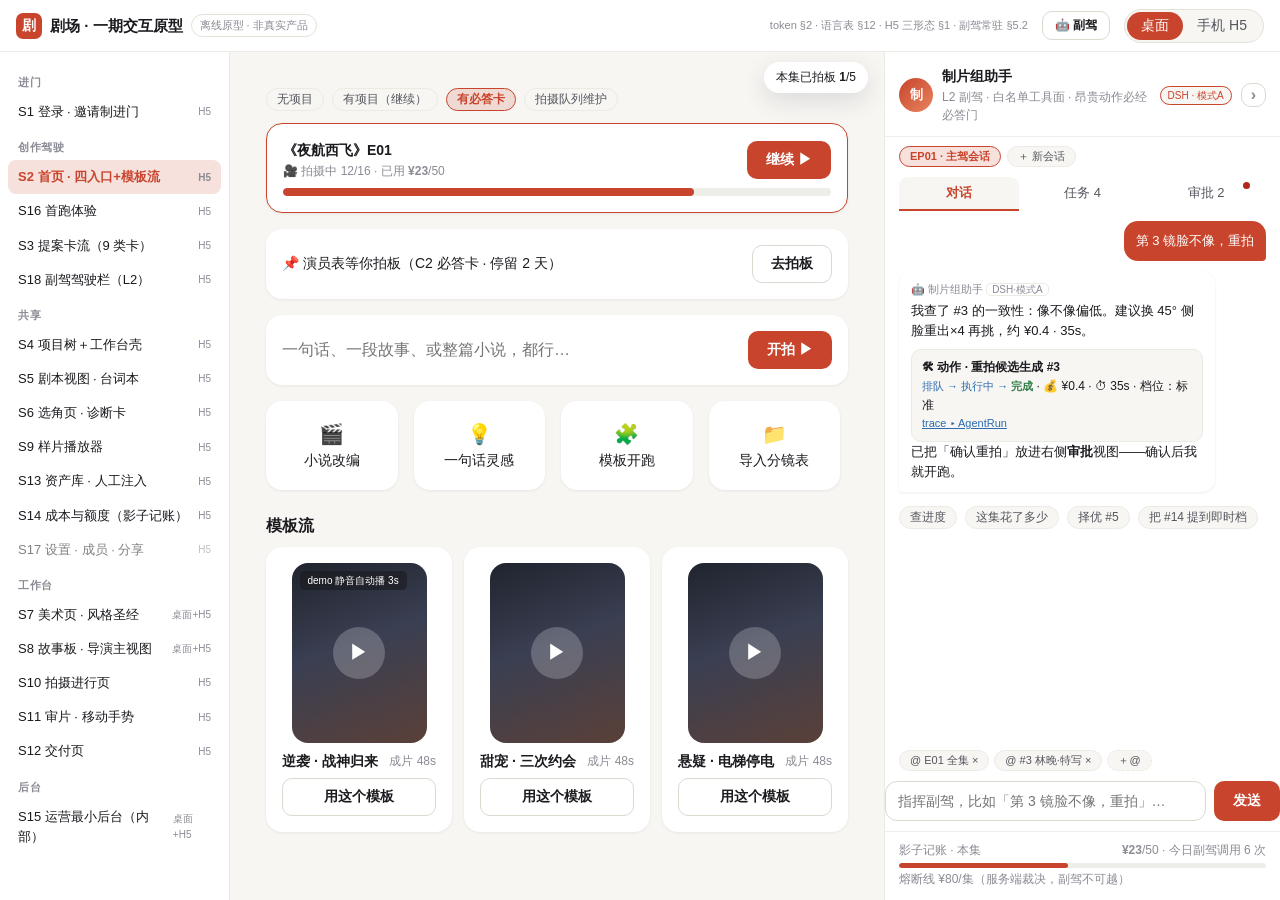
<file: docs/html-prototype/index.html>
<!DOCTYPE html>
<html lang="zh-CN">
<head>
<meta charset="UTF-8">
<meta name="viewport" content="width=device-width, initial-scale=1, viewport-fit=cover">
<title>剧场 · 一期 UI 交互原型（视觉确认版）</title>
<link rel="stylesheet" href="tokens.css">
</head>
<body class="dev-desktop">
  <header id="topbar">
    <div class="tb-brand"><span class="tb-logo">剧</span> 剧场 · 一期交互原型
      <span class="tb-tag">离线原型 · 非真实产品</span>
    </div>
    <div class="tb-right">
      <span class="tb-hint" title="按 theater-ui-interaction-design.md v1.5 实现；界面文案遵守语言表 §12">token §2 · 语言表 §12 · H5 三形态 §1 · 副驾常驻 §5.2</span>
      <button id="railtoggle" class="btn btn-ghost" style="font-size:12px;padding:5px 12px" title="副驾驾驶栏：桌面右侧常驻（§5.2）">🤖 副驾</button>
      <div class="seg" id="devseg">
        <button data-dev="desktop" class="on">桌面</button>
        <button data-dev="h5">手机 H5</button>
      </div>
    </div>
  </header>

  <div id="layout">
    <aside id="nav"><!-- 界面清单由 app.js 按注册表生成 --></aside>
    <main id="stage">
      <div id="phone" aria-hidden="true">
        <div id="phone-notch"></div>
        <div id="view-wrap"><div id="view"></div></div>
        <nav id="tabs"></nav>
      </div>
      <div id="phone-caption">375 × 720 · 移动壳 §3.7（底 tab · 拇指热区 · safe-area）</div>
    </main>
    <aside id="ai-rail" aria-label="副驾驾驶栏"><!-- §5.2 对话/任务/审批 三视图，由 app.js renderRail 驱动；默认可见，折叠状态不丢 --></aside>
  </div>

  <div id="overlay" class="hidden"></div>
  <div id="toastbar" class="hidden"></div>
  <div id="capsule" class="hidden"></div>

  <script src="app.js"></script>
  <script src="screens-1.js"></script>
  <script src="screens-2.js"></script>
  <script src="screens-3.js"></script>
  <script>boot();</script>
</body>
</html>
</file>
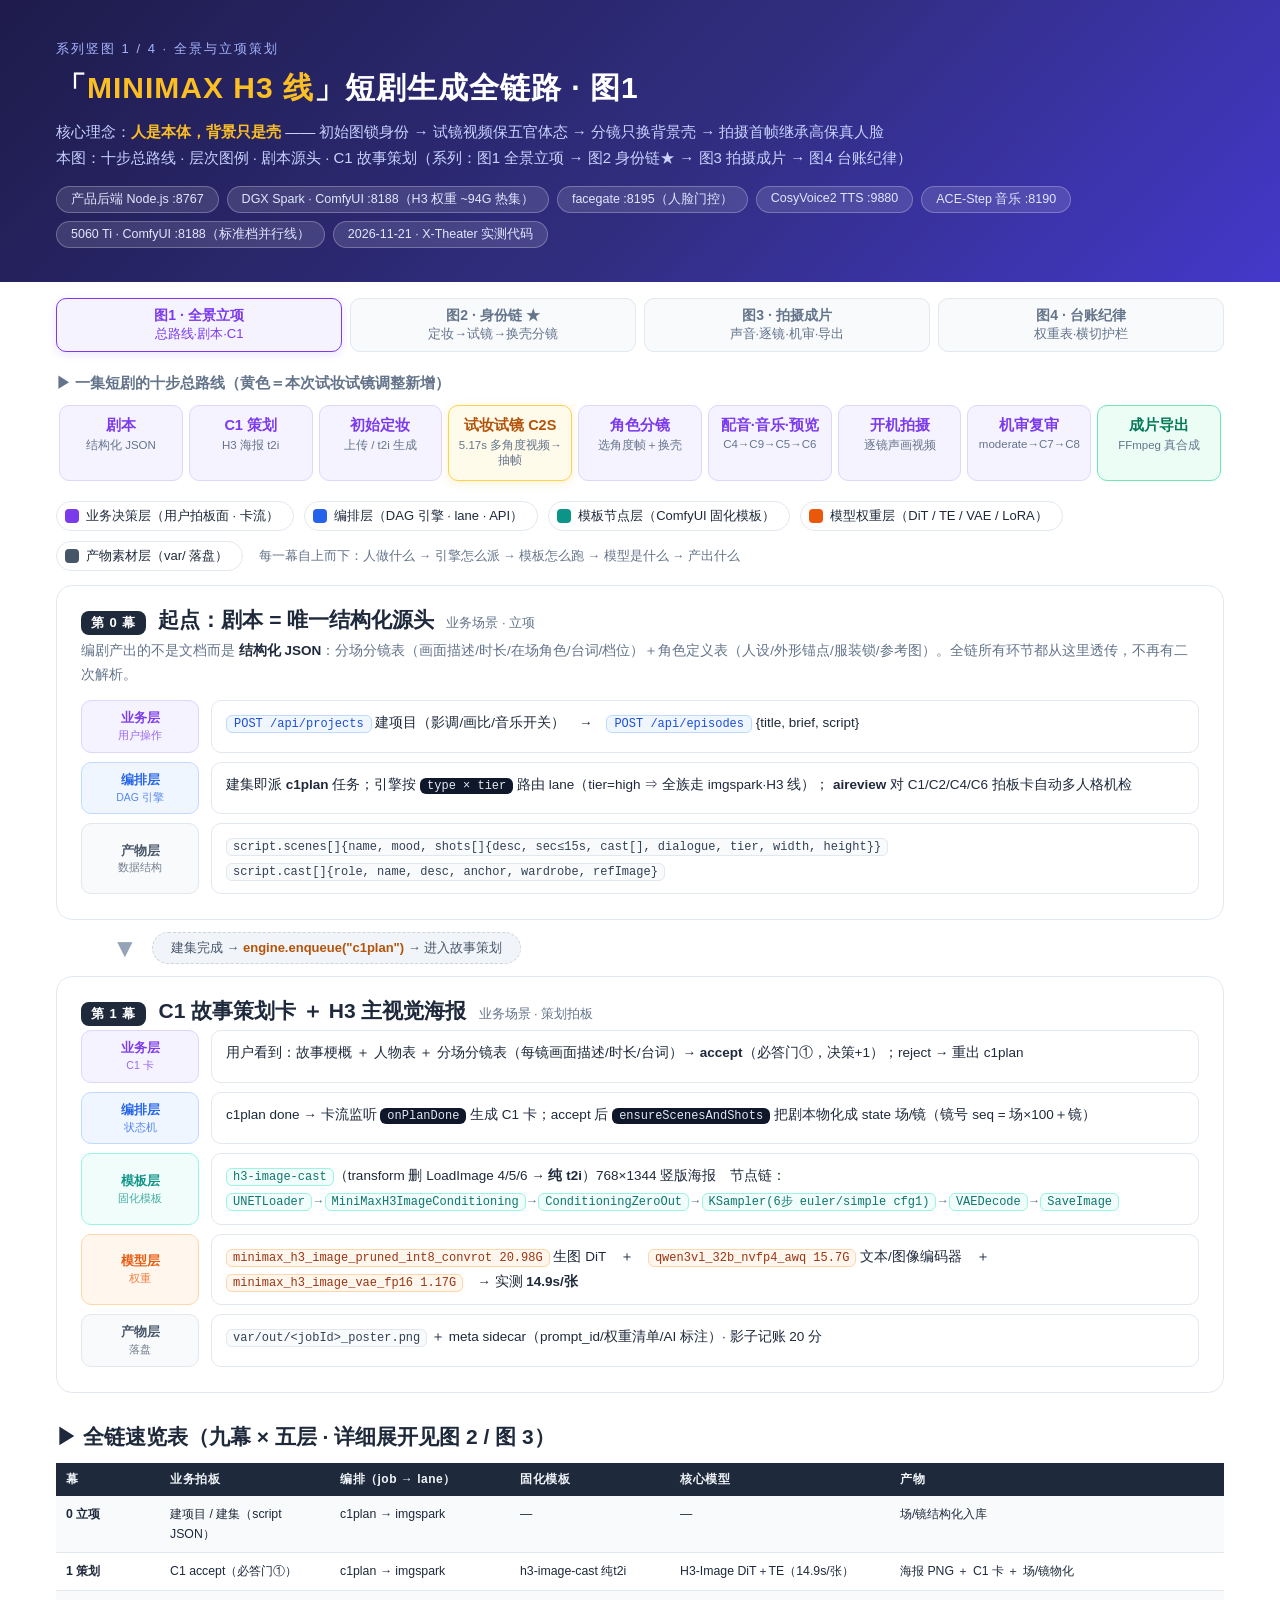
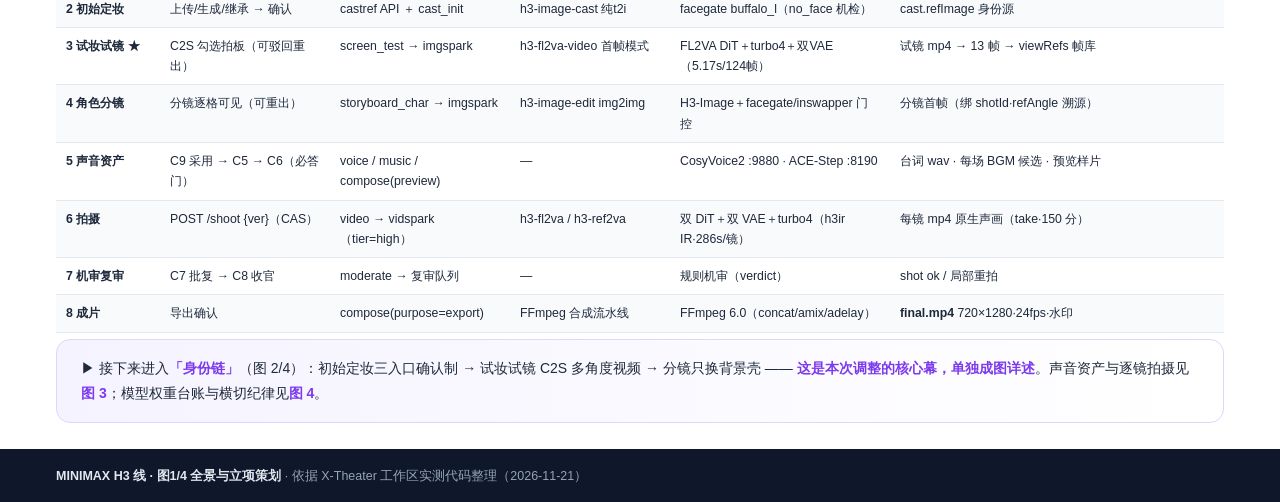
<file: docs/h3-diagram-1-overview.html>
<!DOCTYPE html>
<html lang="zh-CN">
<head>
<meta charset="UTF-8">
<title>图1/4 · MINIMAX H3 线 · 全景与立项策划</title>
<style>
  :root{
    --biz:#7c3aed; --biz-bg:#f5f3ff; --biz-bd:#ddd6fe;
    --orch:#2563eb; --orch-bg:#eff6ff; --orch-bd:#bfdbfe;
    --tmpl:#0d9488; --tmpl-bg:#f0fdfa; --tmpl-bd:#99f6e4;
    --model:#ea580c; --model-bg:#fff7ed; --model-bd:#fed7aa;
    --art:#475569;  --art-bg:#f8fafc;  --art-bd:#e2e8f0;
    --ink:#1e293b; --weak:#64748b; --gold:#b45309;
  }
  *{box-sizing:border-box; margin:0; padding:0;}
  body{font-family:"Microsoft YaHei","PingFang SC","Segoe UI",sans-serif; background:#eef1f6; color:var(--ink); -webkit-font-smoothing:antialiased;}
  .wrap{width:1280px; margin:0 auto; background:#fff; box-shadow:0 0 24px rgba(15,23,42,.12);}
  .head{background:linear-gradient(135deg,#1e1b4b 0%,#312e81 55%,#4338ca 100%); color:#fff; padding:40px 56px 34px;}
  .head .series{font-size:13px; color:#a5b4fc; letter-spacing:2px; margin-bottom:10px;}
  .head h1{font-size:30px; letter-spacing:1px;}
  .head h1 .hl{color:#fbbf24;}
  .head .sub{margin-top:10px; font-size:15px; color:#c7d2fe; line-height:1.7;}
  .head .sub b{color:#fbbf24;}
  .head .meta{margin-top:16px; display:flex; flex-wrap:wrap; gap:8px;}
  .head .meta span{background:rgba(255,255,255,.12); border:1px solid rgba(255,255,255,.25); border-radius:999px; padding:4px 14px; font-size:12.5px; color:#e0e7ff;}
  .crumbs{display:flex; gap:8px; padding:16px 56px 0;}
  .crumbs .c{flex:1; text-align:center; font-size:13px; padding:8px 6px; border-radius:10px; border:1.5px solid var(--art-bd); color:var(--weak); background:#f8fafc;}
  .crumbs .c b{display:block; font-size:14px;}
  .crumbs .c.on{border-color:var(--biz); color:var(--biz); background:var(--biz-bg); box-shadow:0 2px 10px rgba(124,58,237,.15);}
  .stepper{padding:22px 56px 4px;}
  .stepper .st-title{font-size:15px; color:var(--weak); margin-bottom:12px; font-weight:700;}
  .steps{display:flex; align-items:stretch; gap:0;}
  .step{flex:1; text-align:center; padding:10px 4px 12px; border-radius:10px; background:var(--biz-bg); border:1.5px solid var(--biz-bd); margin:0 3px;}
  .step b{display:block; font-size:14.5px; color:var(--biz);}
  .step span{display:block; font-size:11.5px; color:var(--weak); margin-top:3px;}
  .step.new{background:#fffbeb; border-color:#fcd34d; box-shadow:0 2px 10px rgba(245,158,11,.18);}
  .step.new b{color:#b45309;}
  .step.final{background:#ecfdf5; border-color:#6ee7b7;}
  .step.final b{color:#047857;}
  .legend{padding:16px 56px 6px; display:flex; gap:10px; flex-wrap:wrap; align-items:center;}
  .legend .lg{display:flex; align-items:center; gap:7px; font-size:13px; color:var(--ink); border:1.5px solid var(--art-bd); border-radius:999px; padding:5px 14px 5px 8px; background:#fff;}
  .legend .dot{width:14px; height:14px; border-radius:4px;}
  .legend .hint{font-size:12.5px; color:var(--weak); margin-left:6px;}
  .acts{padding:8px 56px 8px;}
  .act{border:1.5px solid #e2e8f0; border-radius:16px; background:#fff; padding:20px 24px 16px;}
  .act-title{display:flex; align-items:baseline; gap:12px; margin-bottom:4px;}
  .act-title .no{background:var(--ink); color:#fff; border-radius:8px; padding:3px 10px; font-size:13px; font-weight:700; letter-spacing:1px;}
  .act-title h2{font-size:21px;}
  .act-title .tagline{font-size:13px; color:var(--weak);}
  .act-desc{font-size:13.5px; color:var(--weak); line-height:1.75; margin:4px 0 14px;}
  .act-desc b{color:var(--ink);}
  .layer-row{display:flex; gap:12px; margin-bottom:9px; align-items:stretch;}
  .layer-tag{flex:0 0 118px; display:flex; flex-direction:column; justify-content:center; align-items:center; border-radius:10px; font-size:12.5px; font-weight:700; line-height:1.5; padding:8px 4px;}
  .layer-tag small{font-weight:400; font-size:10.5px; opacity:.75;}
  .t-biz{background:var(--biz-bg); color:var(--biz); border:1.5px solid var(--biz-bd);}
  .t-orch{background:var(--orch-bg); color:var(--orch); border:1.5px solid var(--orch-bd);}
  .t-tmpl{background:var(--tmpl-bg); color:var(--tmpl); border:1.5px solid var(--tmpl-bd);}
  .t-model{background:var(--model-bg); color:var(--model); border:1.5px solid var(--model-bd);}
  .t-art{background:var(--art-bg); color:var(--art); border:1.5px solid var(--art-bd);}
  .layer-body{flex:1; border:1.5px solid var(--art-bd); border-radius:10px; padding:10px 14px; font-size:13.5px; line-height:1.8; background:#fff;}
  .layer-body .code{font-family:Consolas,"Courier New",monospace; font-size:12px; background:#0f172a; color:#e2e8f0; border-radius:6px; padding:1px 7px; white-space:nowrap;}
  .layer-body .api{font-family:Consolas,monospace; font-size:12px; color:#1d4ed8; background:var(--orch-bg); border:1px solid var(--orch-bd); border-radius:6px; padding:1px 7px; white-space:nowrap;}
  .layer-body .w{font-family:Consolas,monospace; font-size:12px; color:#9a3412; background:var(--model-bg); border:1px solid var(--model-bd); border-radius:6px; padding:1px 6px; white-space:nowrap;}
  .layer-body .file{font-family:Consolas,monospace; font-size:12px; color:#334155; background:var(--art-bg); border:1px solid var(--art-bd); border-radius:6px; padding:1px 6px; white-space:nowrap;}
  .layer-body .node{font-family:Consolas,monospace; font-size:12px; color:#0f766e; background:var(--tmpl-bg); border:1px solid var(--tmpl-bd); border-radius:6px; padding:1px 6px; white-space:nowrap;}
  .layer-body .muted{color:var(--weak); font-size:12.5px;}
  .chain{font-size:12.5px; color:var(--weak); margin-top:6px; line-height:2;}
  .handoff{display:flex; align-items:center; gap:14px; padding:12px 56px;}
  .handoff .arrow{font-size:26px; color:#94a3b8; line-height:1;}
  .handoff .hl-label{font-size:13px; color:#475569; background:#f1f5f9; border:1px dashed #cbd5e1; border-radius:999px; padding:6px 18px;}
  .handoff .hl-label b{color:var(--gold);}
  .tbl-sec{padding:14px 56px 0;}
  .tbl-sec h2{font-size:21px; margin:8px 0 12px;}
  table{width:100%; border-collapse:collapse; font-size:12.3px;}
  th{background:#1e293b; color:#f1f5f9; text-align:left; padding:8px 10px; font-size:12px; letter-spacing:.5px;}
  td{border-bottom:1px solid #e2e8f0; padding:8px 10px; vertical-align:top; line-height:1.65;}
  tr:nth-child(even) td{background:#f8fafc;}
  .next{margin:6px 56px 26px; background:linear-gradient(90deg,var(--biz-bg),#fff); border:1.5px solid var(--biz-bd); border-radius:14px; padding:16px 24px; font-size:14px; color:var(--ink); line-height:1.8;}
  .next b{color:var(--biz);}
  .foot{background:#0f172a; color:#94a3b8; padding:16px 56px; font-size:12.5px; line-height:1.8;}
  .foot b{color:#e2e8f0;}
</style>
</head>
<body>
<div class="wrap">

  <div class="head">
    <div class="series">系列竖图 1 / 4 · 全景与立项策划</div>
    <h1>「<span class="hl">MINIMAX H3 线</span>」短剧生成全链路 · 图1</h1>
    <div class="sub">
      核心理念：<b>人是本体，背景只是壳</b> —— 初始图锁身份 → 试镜视频保五官体态 → 分镜只换背景壳 → 拍摄首帧继承高保真人脸<br>
      本图：十步总路线 · 层次图例 · 剧本源头 · C1 故事策划（系列：图1 全景立项 → 图2 身份链★ → 图3 拍摄成片 → 图4 台账纪律）
    </div>
    <div class="meta">
      <span>产品后端 Node.js :8767</span>
      <span>DGX Spark · ComfyUI :8188（H3 权重 ~94G 热集）</span>
      <span>facegate :8195（人脸门控）</span>
      <span>CosyVoice2 TTS :9880</span>
      <span>ACE-Step 音乐 :8190</span>
      <span>5060 Ti · ComfyUI :8188（标准档并行线）</span>
      <span>2026-11-21 · X-Theater 实测代码</span>
    </div>
  </div>

  <div class="crumbs">
    <div class="c on"><b>图1 · 全景立项</b>总路线·剧本·C1</div>
    <div class="c"><b>图2 · 身份链 ★</b>定妆→试镜→换壳分镜</div>
    <div class="c"><b>图3 · 拍摄成片</b>声音·逐镜·机审·导出</div>
    <div class="c"><b>图4 · 台账纪律</b>权重表·横切护栏</div>
  </div>

  <div class="stepper">
    <div class="st-title">▶ 一集短剧的十步总路线（黄色＝本次试妆试镜调整新增）</div>
    <div class="steps">
      <div class="step"><b>剧本</b><span>结构化 JSON</span></div>
      <div class="step"><b>C1 策划</b><span>H3 海报 t2i</span></div>
      <div class="step"><b>初始定妆</b><span>上传 / t2i 生成</span></div>
      <div class="step new"><b>试妆试镜 C2S</b><span>5.17s 多角度视频→抽帧</span></div>
      <div class="step"><b>角色分镜</b><span>选角度帧＋换壳</span></div>
      <div class="step"><b>配音·音乐·预览</b><span>C4→C9→C5→C6</span></div>
      <div class="step"><b>开机拍摄</b><span>逐镜声画视频</span></div>
      <div class="step"><b>机审复审</b><span>moderate→C7→C8</span></div>
      <div class="step final"><b>成片导出</b><span>FFmpeg 真合成</span></div>
    </div>
  </div>

  <div class="legend">
    <div class="lg"><span class="dot" style="background:var(--biz)"></span>业务决策层（用户拍板面 · 卡流）</div>
    <div class="lg"><span class="dot" style="background:var(--orch)"></span>编排层（DAG 引擎 · lane · API）</div>
    <div class="lg"><span class="dot" style="background:var(--tmpl)"></span>模板节点层（ComfyUI 固化模板）</div>
    <div class="lg"><span class="dot" style="background:var(--model)"></span>模型权重层（DiT / TE / VAE / LoRA）</div>
    <div class="lg"><span class="dot" style="background:var(--art)"></span>产物素材层（var/ 落盘）</div>
    <div class="hint">每一幕自上而下：人做什么 → 引擎怎么派 → 模板怎么跑 → 模型是什么 → 产出什么</div>
  </div>

  <div class="acts">

  <div class="act">
    <div class="act-title"><span class="no">第 0 幕</span><h2>起点：剧本 = 唯一结构化源头</h2><span class="tagline">业务场景 · 立项</span></div>
    <div class="act-desc">编剧产出的不是文档而是 <b>结构化 JSON</b>：分场分镜表（画面描述/时长/在场角色/台词/档位）＋角色定义表（人设/外形锚点/服装锁/参考图）。全链所有环节都从这里透传，不再有二次解析。</div>
    <div class="layer-row"><div class="layer-tag t-biz">业务层<small>用户操作</small></div>
      <div class="layer-body"><span class="api">POST /api/projects</span> 建项目（影调/画比/音乐开关）　→　<span class="api">POST /api/episodes</span> {title, brief, script}</div></div>
    <div class="layer-row"><div class="layer-tag t-orch">编排层<small>DAG 引擎</small></div>
      <div class="layer-body">建集即派 <b>c1plan</b> 任务；引擎按 <span class="code">type × tier</span> 路由 lane（tier=high ⇒ 全族走 imgspark·H3 线）；<b> aireview</b> 对 C1/C2/C4/C6 拍板卡自动多人格机检</div></div>
    <div class="layer-row"><div class="layer-tag t-art">产物层<small>数据结构</small></div>
      <div class="layer-body"><span class="file">script.scenes[]{name, mood, shots[]{desc, sec≤15s, cast[], dialogue, tier, width, height}}</span>　<span class="file">script.cast[]{role, name, desc, anchor, wardrobe, refImage}</span></div></div>
  </div>

  <div class="handoff"><span class="arrow">▼</span><span class="hl-label">建集完成 → <b>engine.enqueue("c1plan")</b> → 进入故事策划</span></div>

  <div class="act">
    <div class="act-title"><span class="no">第 1 幕</span><h2>C1 故事策划卡 ＋ H3 主视觉海报</h2><span class="tagline">业务场景 · 策划拍板</span></div>
    <div class="layer-row"><div class="layer-tag t-biz">业务层<small>C1 卡</small></div>
      <div class="layer-body">用户看到：故事梗概 ＋ 人物表 ＋ 分场分镜表（每镜画面描述/时长/台词）→ <b>accept</b>（必答门①，决策+1）；reject → 重出 c1plan</div></div>
    <div class="layer-row"><div class="layer-tag t-orch">编排层<small>状态机</small></div>
      <div class="layer-body">c1plan done → 卡流监听 <span class="code">onPlanDone</span> 生成 C1 卡；accept 后 <span class="code">ensureScenesAndShots</span> 把剧本物化成 state 场/镜（镜号 seq = 场×100＋镜）</div></div>
    <div class="layer-row"><div class="layer-tag t-tmpl">模板层<small>固化模板</small></div>
      <div class="layer-body"><span class="node">h3-image-cast</span>（transform 删 LoadImage 4/5/6 → <b>纯 t2i</b>）768×1344 竖版海报　节点链：<span class="chain" style="display:inline"><span class="node">UNETLoader</span>→<span class="node">MiniMaxH3ImageConditioning</span>→<span class="node">ConditioningZeroOut</span>→<span class="node">KSampler(6步 euler/simple cfg1)</span>→<span class="node">VAEDecode</span>→<span class="node">SaveImage</span></span></div></div>
    <div class="layer-row"><div class="layer-tag t-model">模型层<small>权重</small></div>
      <div class="layer-body"><span class="w">minimax_h3_image_pruned_int8_convrot 20.98G</span> 生图 DiT　＋　<span class="w">qwen3vl_32b_nvfp4_awq 15.7G</span> 文本/图像编码器　＋　<span class="w">minimax_h3_image_vae_fp16 1.17G</span>　→ 实测 <b>14.9s/张</b></div></div>
    <div class="layer-row"><div class="layer-tag t-art">产物层<small>落盘</small></div>
      <div class="layer-body"><span class="file">var/out/&lt;jobId&gt;_poster.png</span> ＋ meta sidecar（prompt_id/权重清单/AI 标注）· 影子记账 20 分</div></div>
  </div>

  </div>

  <div class="tbl-sec">
    <h2>▶ 全链速览表（九幕 × 五层 · 详细展开见图 2 / 图 3）</h2>
    <table>
      <tr><th style="width:104px">幕</th><th style="width:170px">业务拍板</th><th style="width:180px">编排（job → lane）</th><th style="width:160px">固化模板</th><th style="width:220px">核心模型</th><th>产物</th></tr>
      <tr><td><b>0 立项</b></td><td>建项目 / 建集（script JSON）</td><td>c1plan → imgspark</td><td>—</td><td>—</td><td>场/镜结构化入库</td></tr>
      <tr><td><b>1 策划</b></td><td>C1 accept（必答门①）</td><td>c1plan → imgspark</td><td>h3-image-cast 纯t2i</td><td>H3-Image DiT＋TE（14.9s/张）</td><td>海报 PNG ＋ C1 卡 ＋ 场/镜物化</td></tr>
      <tr><td><b>2 初始定妆</b></td><td>上传/生成/继承 → 确认</td><td>castref API ＋ cast_init</td><td>h3-image-cast 纯t2i</td><td>facegate buffalo_l（no_face 机检）</td><td>cast.refImage 身份源</td></tr>
      <tr><td><b>3 试妆试镜 ★</b></td><td>C2S 勾选拍板（可驳回重出）</td><td>screen_test → imgspark</td><td>h3-fl2va-video 首帧模式</td><td>FL2VA DiT＋turbo4＋双VAE（5.17s/124帧）</td><td>试镜 mp4 → 13 帧 → viewRefs 帧库</td></tr>
      <tr><td><b>4 角色分镜</b></td><td>分镜逐格可见（可重出）</td><td>storyboard_char → imgspark</td><td>h3-image-edit img2img</td><td>H3-Image＋facegate/inswapper 门控</td><td>分镜首帧（绑 shotId·refAngle 溯源）</td></tr>
      <tr><td><b>5 声音资产</b></td><td>C9 采用 → C5 → C6（必答门）</td><td>voice / music / compose(preview)</td><td>—</td><td>CosyVoice2 :9880 · ACE-Step :8190</td><td>台词 wav · 每场 BGM 候选 · 预览样片</td></tr>
      <tr><td><b>6 拍摄</b></td><td>POST /shoot {ver}（CAS）</td><td>video → vidspark（tier=high）</td><td>h3-fl2va / h3-ref2va</td><td>双 DiT＋双 VAE＋turbo4（h3ir IR·286s/镜）</td><td>每镜 mp4 原生声画（take·150 分）</td></tr>
      <tr><td><b>7 机审复审</b></td><td>C7 批复 → C8 收官</td><td>moderate → 复审队列</td><td>—</td><td>规则机审（verdict）</td><td>shot ok / 局部重拍</td></tr>
      <tr><td><b>8 成片</b></td><td>导出确认</td><td>compose(purpose=export)</td><td>FFmpeg 合成流水线</td><td>FFmpeg 6.0（concat/amix/adelay）</td><td><b>final.mp4</b> 720×1280·24fps·水印</td></tr>
    </table>
  </div>

  <div class="next">
    ▶ 接下来进入<b>「身份链」</b>（图 2/4）：初始定妆三入口确认制 → 试妆试镜 C2S 多角度视频 → 分镜只换背景壳 ——
    <b>这是本次调整的核心幕，单独成图详述</b>。声音资产与逐镜拍摄见<b>图 3</b>；模型权重台账与横切纪律见<b>图 4</b>。
  </div>

  <div class="foot"><b>MINIMAX H3 线 · 图1/4 全景与立项策划</b> · 依据 X-Theater 工作区实测代码整理（2026-11-21）</div>

</div>
</body>
</html>
</file>
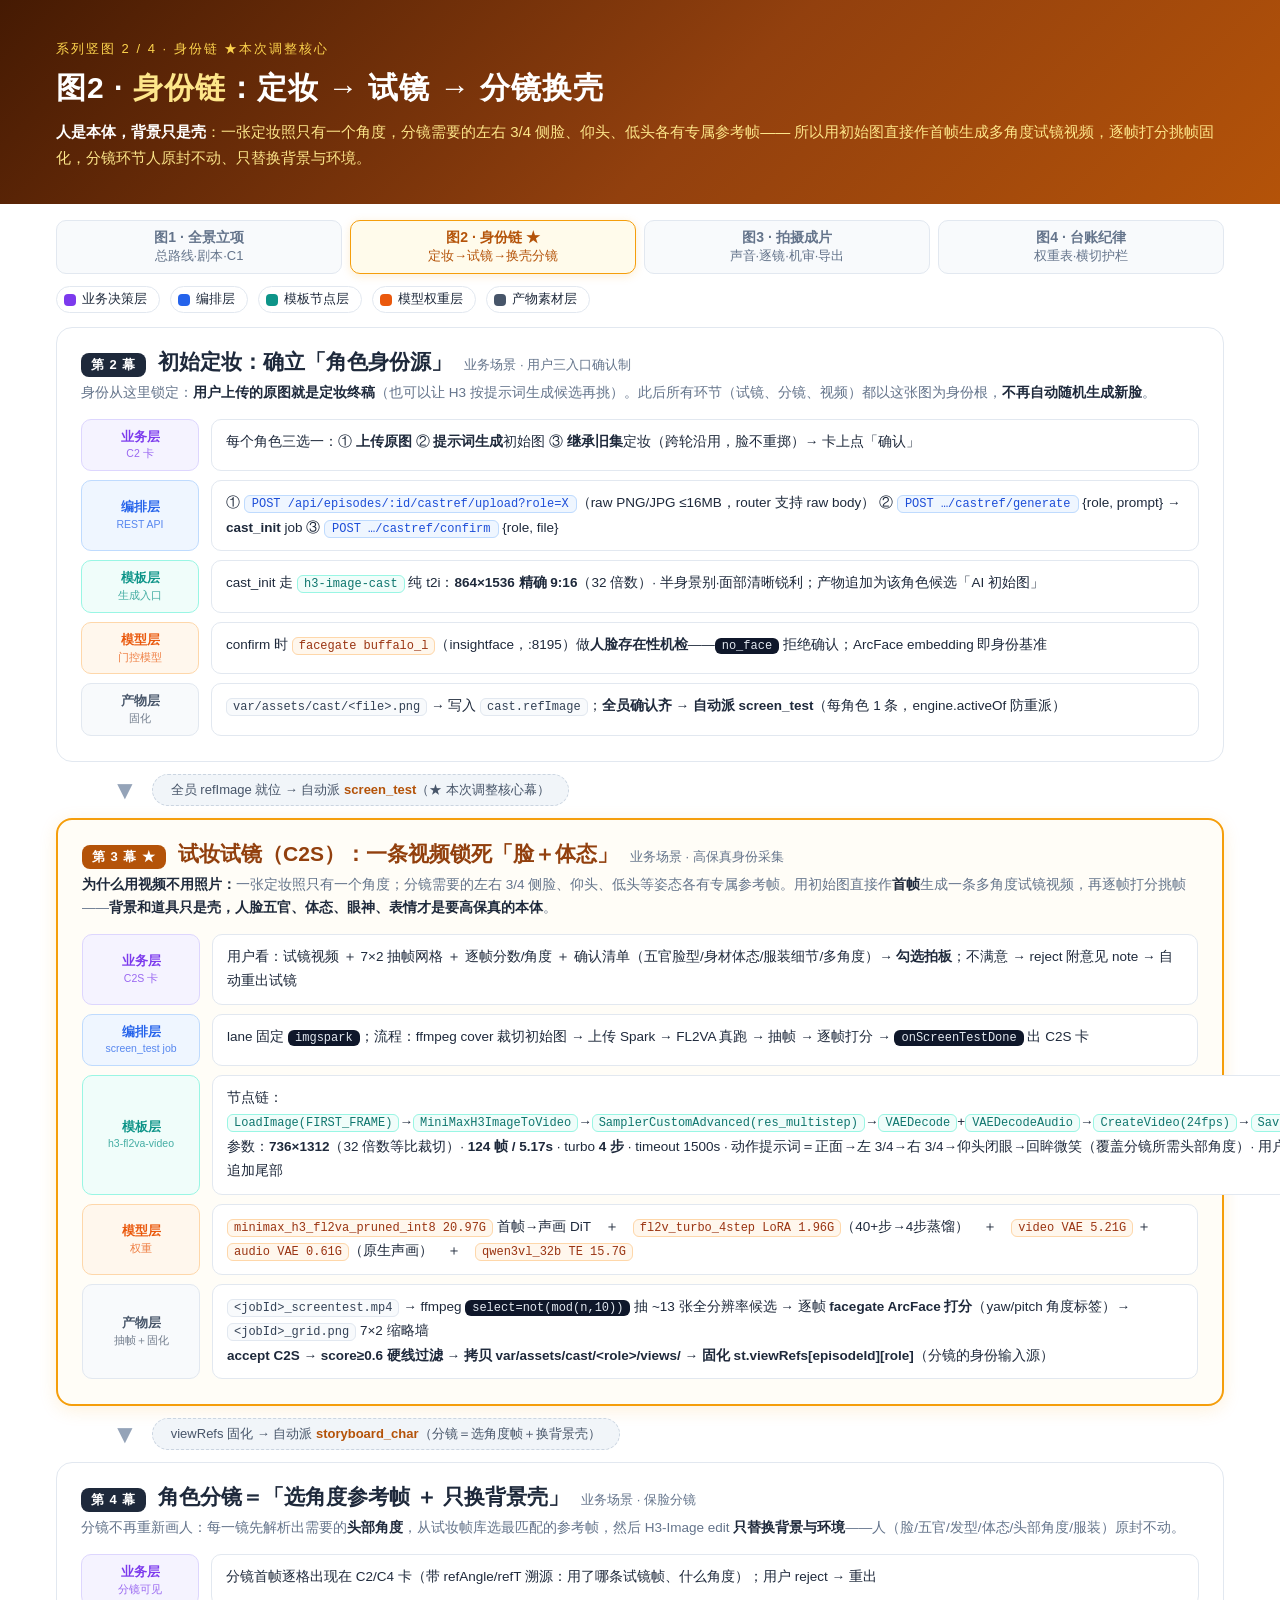
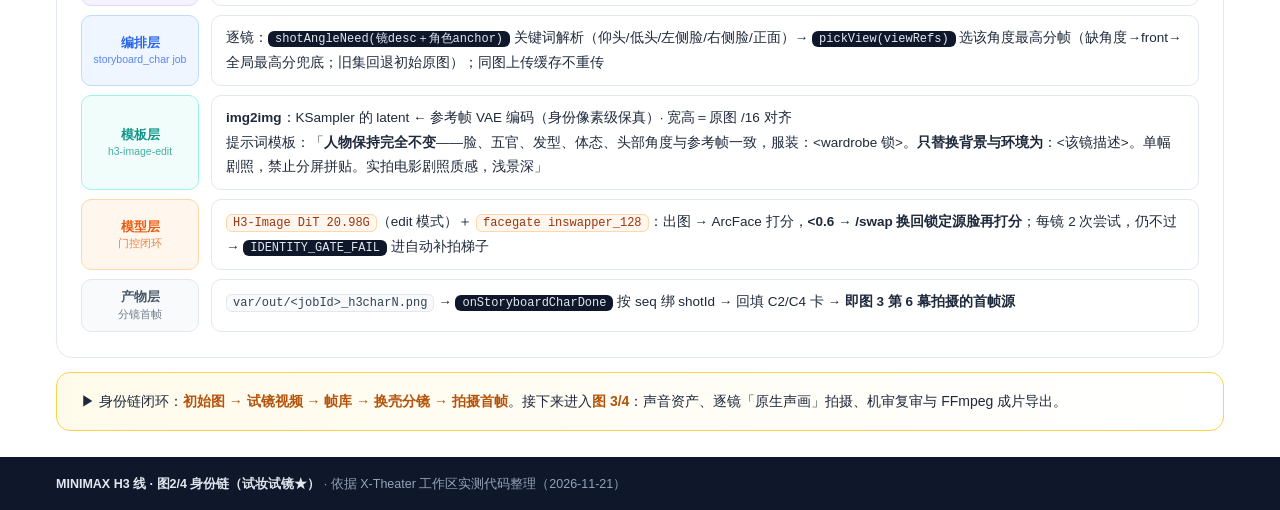
<file: docs/h3-diagram-2-identity.html>
<!DOCTYPE html>
<html lang="zh-CN">
<head>
<meta charset="UTF-8">
<title>图2/4 · MINIMAX H3 线 · 身份链（试妆试镜★）</title>
<style>
  :root{
    --biz:#7c3aed; --biz-bg:#f5f3ff; --biz-bd:#ddd6fe;
    --orch:#2563eb; --orch-bg:#eff6ff; --orch-bd:#bfdbfe;
    --tmpl:#0d9488; --tmpl-bg:#f0fdfa; --tmpl-bd:#99f6e4;
    --model:#ea580c; --model-bg:#fff7ed; --model-bd:#fed7aa;
    --art:#475569;  --art-bg:#f8fafc;  --art-bd:#e2e8f0;
    --ink:#1e293b; --weak:#64748b; --gold:#b45309;
  }
  *{box-sizing:border-box; margin:0; padding:0;}
  body{font-family:"Microsoft YaHei","PingFang SC","Segoe UI",sans-serif; background:#eef1f6; color:var(--ink); -webkit-font-smoothing:antialiased;}
  .wrap{width:1280px; margin:0 auto; background:#fff; box-shadow:0 0 24px rgba(15,23,42,.12);}
  .head{background:linear-gradient(135deg,#451a03 0%,#92400e 55%,#b45309 100%); color:#fff; padding:40px 56px 34px;}
  .head .series{font-size:13px; color:#fcd34d; letter-spacing:2px; margin-bottom:10px;}
  .head h1{font-size:30px; letter-spacing:1px;}
  .head h1 .hl{color:#fde68a;}
  .head .sub{margin-top:10px; font-size:15px; color:#fde68a; line-height:1.7;}
  .head .sub b{color:#fff;}
  .crumbs{display:flex; gap:8px; padding:16px 56px 0;}
  .crumbs .c{flex:1; text-align:center; font-size:13px; padding:8px 6px; border-radius:10px; border:1.5px solid var(--art-bd); color:var(--weak); background:#f8fafc;}
  .crumbs .c b{display:block; font-size:14px;}
  .crumbs .c.on{border-color:#f59e0b; color:#b45309; background:#fffbeb; box-shadow:0 2px 10px rgba(245,158,11,.18);}
  .lmini{padding:12px 56px 4px; display:flex; gap:10px; flex-wrap:wrap; align-items:center;}
  .lmini .lg{display:flex; align-items:center; gap:6px; font-size:12.5px; color:var(--ink); border:1.5px solid var(--art-bd); border-radius:999px; padding:4px 12px 4px 7px; background:#fff;}
  .lmini .dot{width:12px; height:12px; border-radius:4px;}
  .acts{padding:10px 56px 8px;}
  .act{border:1.5px solid #e2e8f0; border-radius:16px; background:#fff; padding:20px 24px 16px;}
  .act.new{border:2px solid #f59e0b; background:#fffdf7; box-shadow:0 4px 18px rgba(245,158,11,.14);}
  .act-title{display:flex; align-items:baseline; gap:12px; margin-bottom:4px;}
  .act-title .no{background:var(--ink); color:#fff; border-radius:8px; padding:3px 10px; font-size:13px; font-weight:700; letter-spacing:1px;}
  .act.new .act-title .no{background:#b45309;}
  .act-title h2{font-size:21px;}
  .act.new .act-title h2{color:#92400e;}
  .act-title .tagline{font-size:13px; color:var(--weak);}
  .act-desc{font-size:13.5px; color:var(--weak); line-height:1.75; margin:4px 0 14px;}
  .act-desc b{color:var(--ink);}
  .layer-row{display:flex; gap:12px; margin-bottom:9px; align-items:stretch;}
  .layer-tag{flex:0 0 118px; display:flex; flex-direction:column; justify-content:center; align-items:center; border-radius:10px; font-size:12.5px; font-weight:700; line-height:1.5; padding:8px 4px;}
  .layer-tag small{font-weight:400; font-size:10.5px; opacity:.75;}
  .t-biz{background:var(--biz-bg); color:var(--biz); border:1.5px solid var(--biz-bd);}
  .t-orch{background:var(--orch-bg); color:var(--orch); border:1.5px solid var(--orch-bd);}
  .t-tmpl{background:var(--tmpl-bg); color:var(--tmpl); border:1.5px solid var(--tmpl-bd);}
  .t-model{background:var(--model-bg); color:var(--model); border:1.5px solid var(--model-bd);}
  .t-art{background:var(--art-bg); color:var(--art); border:1.5px solid var(--art-bd);}
  .layer-body{flex:1; border:1.5px solid var(--art-bd); border-radius:10px; padding:10px 14px; font-size:13.5px; line-height:1.8; background:#fff;}
  .layer-body b{color:var(--ink);}
  .layer-body .code{font-family:Consolas,"Courier New",monospace; font-size:12px; background:#0f172a; color:#e2e8f0; border-radius:6px; padding:1px 7px; white-space:nowrap;}
  .layer-body .api{font-family:Consolas,monospace; font-size:12px; color:#1d4ed8; background:var(--orch-bg); border:1px solid var(--orch-bd); border-radius:6px; padding:1px 7px; white-space:nowrap;}
  .layer-body .w{font-family:Consolas,monospace; font-size:12px; color:#9a3412; background:var(--model-bg); border:1px solid var(--model-bd); border-radius:6px; padding:1px 6px; white-space:nowrap;}
  .layer-body .file{font-family:Consolas,monospace; font-size:12px; color:#334155; background:var(--art-bg); border:1px solid var(--art-bd); border-radius:6px; padding:1px 6px; white-space:nowrap;}
  .layer-body .node{font-family:Consolas,monospace; font-size:12px; color:#0f766e; background:var(--tmpl-bg); border:1px solid var(--tmpl-bd); border-radius:6px; padding:1px 6px; white-space:nowrap;}
  .handoff{display:flex; align-items:center; gap:14px; padding:12px 56px;}
  .handoff .arrow{font-size:26px; color:#94a3b8; line-height:1;}
  .handoff .hl-label{font-size:13px; color:#475569; background:#f1f5f9; border:1px dashed #cbd5e1; border-radius:999px; padding:6px 18px;}
  .handoff .hl-label b{color:var(--gold);}
  .next{margin:6px 56px 26px; background:linear-gradient(90deg,#fffbeb,#fff); border:1.5px solid #fcd34d; border-radius:14px; padding:16px 24px; font-size:14px; color:var(--ink); line-height:1.8;}
  .next b{color:#b45309;}
  .foot{background:#0f172a; color:#94a3b8; padding:16px 56px; font-size:12.5px; line-height:1.8;}
  .foot b{color:#e2e8f0;}
</style>
</head>
<body>
<div class="wrap">

  <div class="head">
    <div class="series">系列竖图 2 / 4 · 身份链 ★本次调整核心</div>
    <h1>图2 · <span class="hl">身份链</span>：定妆 → 试镜 → 分镜换壳</h1>
    <div class="sub">
      <b>人是本体，背景只是壳</b>：一张定妆照只有一个角度，分镜需要的左右 3/4 侧脸、仰头、低头各有专属参考帧——
      所以用初始图直接作首帧生成多角度试镜视频，逐帧打分挑帧固化，分镜环节人原封不动、只替换背景与环境。
    </div>
  </div>

  <div class="crumbs">
    <div class="c"><b>图1 · 全景立项</b>总路线·剧本·C1</div>
    <div class="c on"><b>图2 · 身份链 ★</b>定妆→试镜→换壳分镜</div>
    <div class="c"><b>图3 · 拍摄成片</b>声音·逐镜·机审·导出</div>
    <div class="c"><b>图4 · 台账纪律</b>权重表·横切护栏</div>
  </div>

  <div class="lmini">
    <div class="lg"><span class="dot" style="background:var(--biz)"></span>业务决策层</div>
    <div class="lg"><span class="dot" style="background:var(--orch)"></span>编排层</div>
    <div class="lg"><span class="dot" style="background:var(--tmpl)"></span>模板节点层</div>
    <div class="lg"><span class="dot" style="background:var(--model)"></span>模型权重层</div>
    <div class="lg"><span class="dot" style="background:var(--art)"></span>产物素材层</div>
  </div>

  <div class="acts">

  <div class="act">
    <div class="act-title"><span class="no">第 2 幕</span><h2>初始定妆：确立「角色身份源」</h2><span class="tagline">业务场景 · 用户三入口确认制</span></div>
    <div class="act-desc">身份从这里锁定：<b>用户上传的原图就是定妆终稿</b>（也可以让 H3 按提示词生成候选再挑）。此后所有环节（试镜、分镜、视频）都以这张图为身份根，<b>不再自动随机生成新脸</b>。</div>
    <div class="layer-row"><div class="layer-tag t-biz">业务层<small>C2 卡</small></div>
      <div class="layer-body">每个角色三选一：① <b>上传原图</b> ② <b>提示词生成</b>初始图 ③ <b>继承旧集</b>定妆（跨轮沿用，脸不重掷）→ 卡上点「确认」</div></div>
    <div class="layer-row"><div class="layer-tag t-orch">编排层<small>REST API</small></div>
      <div class="layer-body">
        ① <span class="api">POST /api/episodes/:id/castref/upload?role=X</span>（raw PNG/JPG ≤16MB，router 支持 raw body）
        ② <span class="api">POST …/castref/generate</span> {role, prompt} → <b>cast_init</b> job
        ③ <span class="api">POST …/castref/confirm</span> {role, file}
      </div></div>
    <div class="layer-row"><div class="layer-tag t-tmpl">模板层<small>生成入口</small></div>
      <div class="layer-body">cast_init 走 <span class="node">h3-image-cast</span> 纯 t2i：<b>864×1536 精确 9:16</b>（32 倍数）· 半身景别·面部清晰锐利；产物追加为该角色候选「AI 初始图」</div></div>
    <div class="layer-row"><div class="layer-tag t-model">模型层<small>门控模型</small></div>
      <div class="layer-body">confirm 时 <span class="w">facegate buffalo_l</span>（insightface，:8195）做<b>人脸存在性机检</b>——<span class="code">no_face</span> 拒绝确认；ArcFace embedding 即身份基准</div></div>
    <div class="layer-row"><div class="layer-tag t-art">产物层<small>固化</small></div>
      <div class="layer-body"><span class="file">var/assets/cast/&lt;file&gt;.png</span> → 写入 <span class="file">cast.refImage</span>；<b>全员确认齐 → 自动派 screen_test</b>（每角色 1 条，engine.activeOf 防重派）</div></div>
  </div>

  <div class="handoff"><span class="arrow">▼</span><span class="hl-label">全员 refImage 就位 → 自动派 <b>screen_test</b>（★ 本次调整核心幕）</span></div>

  <div class="act new">
    <div class="act-title"><span class="no">第 3 幕 ★</span><h2>试妆试镜（C2S）：一条视频锁死「脸＋体态」</h2><span class="tagline">业务场景 · 高保真身份采集</span></div>
    <div class="act-desc"><b>为什么用视频不用照片：</b>一张定妆照只有一个角度；分镜需要的左右 3/4 侧脸、仰头、低头等姿态各有专属参考帧。用初始图直接作<b>首帧</b>生成一条多角度试镜视频，再逐帧打分挑帧——<b>背景和道具只是壳，人脸五官、体态、眼神、表情才是要高保真的本体</b>。</div>
    <div class="layer-row"><div class="layer-tag t-biz">业务层<small>C2S 卡</small></div>
      <div class="layer-body">用户看：试镜视频 ＋ 7×2 抽帧网格 ＋ 逐帧分数/角度 ＋ 确认清单（五官脸型/身材体态/服装细节/多角度）→ <b>勾选拍板</b>；不满意 → reject 附意见 note → 自动重出试镜</div></div>
    <div class="layer-row"><div class="layer-tag t-orch">编排层<small>screen_test job</small></div>
      <div class="layer-body">lane 固定 <span class="code">imgspark</span>；流程：ffmpeg cover 裁切初始图 → 上传 Spark → FL2VA 真跑 → 抽帧 → 逐帧打分 → <span class="code">onScreenTestDone</span> 出 C2S 卡</div></div>
    <div class="layer-row"><div class="layer-tag t-tmpl">模板层<small>h3-fl2va-video</small></div>
      <div class="layer-body">节点链：<span class="node">LoadImage(FIRST_FRAME)</span>→<span class="node">MiniMaxH3ImageToVideo</span>→<span class="node">SamplerCustomAdvanced(res_multistep)</span>→<span class="node">VAEDecode</span>+<span class="node">VAEDecodeAudio</span>→<span class="node">CreateVideo(24fps)</span>→<span class="node">SaveVideo</span><br>
      参数：<b>736×1312</b>（32 倍数等比裁切）· <b>124 帧 / 5.17s</b> · turbo <b>4 步</b> · timeout 1500s · 动作提示词＝正面→左 3/4→右 3/4→仰头闭眼→回眸微笑（覆盖分镜所需头部角度）· 用户 note 追加尾部</div></div>
    <div class="layer-row"><div class="layer-tag t-model">模型层<small>权重</small></div>
      <div class="layer-body"><span class="w">minimax_h3_fl2va_pruned_int8 20.97G</span> 首帧→声画 DiT　＋　<span class="w">fl2v_turbo_4step LoRA 1.96G</span>（40+步→4步蒸馏）　＋　<span class="w">video VAE 5.21G</span> ＋ <span class="w">audio VAE 0.61G</span>（原生声画）　＋　<span class="w">qwen3vl_32b TE 15.7G</span></div></div>
    <div class="layer-row"><div class="layer-tag t-art">产物层<small>抽帧＋固化</small></div>
      <div class="layer-body">
        <span class="file">&lt;jobId&gt;_screentest.mp4</span> → ffmpeg <span class="code">select=not(mod(n,10))</span> 抽 ~13 张全分辨率候选 → 逐帧 <b>facegate ArcFace 打分</b>（yaw/pitch 角度标签）→ <span class="file">&lt;jobId&gt;_grid.png</span> 7×2 缩略墙<br>
        <b>accept C2S → score≥0.6 硬线过滤 → 拷贝 var/assets/cast/&lt;role&gt;/views/ → 固化 st.viewRefs[episodeId][role]</b>（分镜的身份输入源）
      </div></div>
  </div>

  <div class="handoff"><span class="arrow">▼</span><span class="hl-label">viewRefs 固化 → 自动派 <b>storyboard_char</b>（分镜＝选角度帧＋换背景壳）</span></div>

  <div class="act">
    <div class="act-title"><span class="no">第 4 幕</span><h2>角色分镜＝「选角度参考帧 ＋ 只换背景壳」</h2><span class="tagline">业务场景 · 保脸分镜</span></div>
    <div class="act-desc">分镜不再重新画人：每一镜先解析出需要的<b>头部角度</b>，从试妆帧库选最匹配的参考帧，然后 H3-Image edit <b>只替换背景与环境</b>——人（脸/五官/发型/体态/头部角度/服装）原封不动。</div>
    <div class="layer-row"><div class="layer-tag t-biz">业务层<small>分镜可见</small></div>
      <div class="layer-body">分镜首帧逐格出现在 C2/C4 卡（带 refAngle/refT 溯源：用了哪条试镜帧、什么角度）；用户 reject → 重出</div></div>
    <div class="layer-row"><div class="layer-tag t-orch">编排层<small>storyboard_char job</small></div>
      <div class="layer-body">逐镜：<span class="code">shotAngleNeed(镜desc＋角色anchor)</span> 关键词解析（仰头/低头/左侧脸/右侧脸/正面）→ <span class="code">pickView(viewRefs)</span> 选该角度最高分帧（缺角度→front→全局最高分兜底；旧集回退初始原图）；同图上传缓存不重传</div></div>
    <div class="layer-row"><div class="layer-tag t-tmpl">模板层<small>h3-image-edit</small></div>
      <div class="layer-body"><b>img2img</b>：KSampler 的 latent ← 参考帧 VAE 编码（身份像素级保真）· 宽高＝原图 /16 对齐<br>
      提示词模板：「<b>人物保持完全不变</b>——脸、五官、发型、体态、头部角度与参考帧一致，服装：&lt;wardrobe 锁&gt;。<b>只替换背景与环境为</b>：&lt;该镜描述&gt;。单幅剧照，禁止分屏拼贴。实拍电影剧照质感，浅景深」</div></div>
    <div class="layer-row"><div class="layer-tag t-model">模型层<small>门控闭环</small></div>
      <div class="layer-body"><span class="w">H3-Image DiT 20.98G</span>（edit 模式）＋ <span class="w">facegate inswapper_128</span>：出图 → ArcFace 打分，<b>&lt;0.6 → /swap 换回锁定源脸再打分</b>；每镜 2 次尝试，仍不过 → <span class="code">IDENTITY_GATE_FAIL</span> 进自动补拍梯子</div></div>
    <div class="layer-row"><div class="layer-tag t-art">产物层<small>分镜首帧</small></div>
      <div class="layer-body"><span class="file">var/out/&lt;jobId&gt;_h3charN.png</span> → <span class="code">onStoryboardCharDone</span> 按 seq 绑 shotId → 回填 C2/C4 卡 → <b>即图 3 第 6 幕拍摄的首帧源</b></div></div>
  </div>

  </div>

  <div class="next">
    ▶ 身份链闭环：<b>初始图 → 试镜视频 → 帧库 → 换壳分镜 → 拍摄首帧</b>。接下来进入<b>图 3/4</b>：声音资产、逐镜「原生声画」拍摄、机审复审与 FFmpeg 成片导出。
  </div>

  <div class="foot"><b>MINIMAX H3 线 · 图2/4 身份链（试妆试镜★）</b> · 依据 X-Theater 工作区实测代码整理（2026-11-21）</div>

</div>
</body>
</html>
</file>
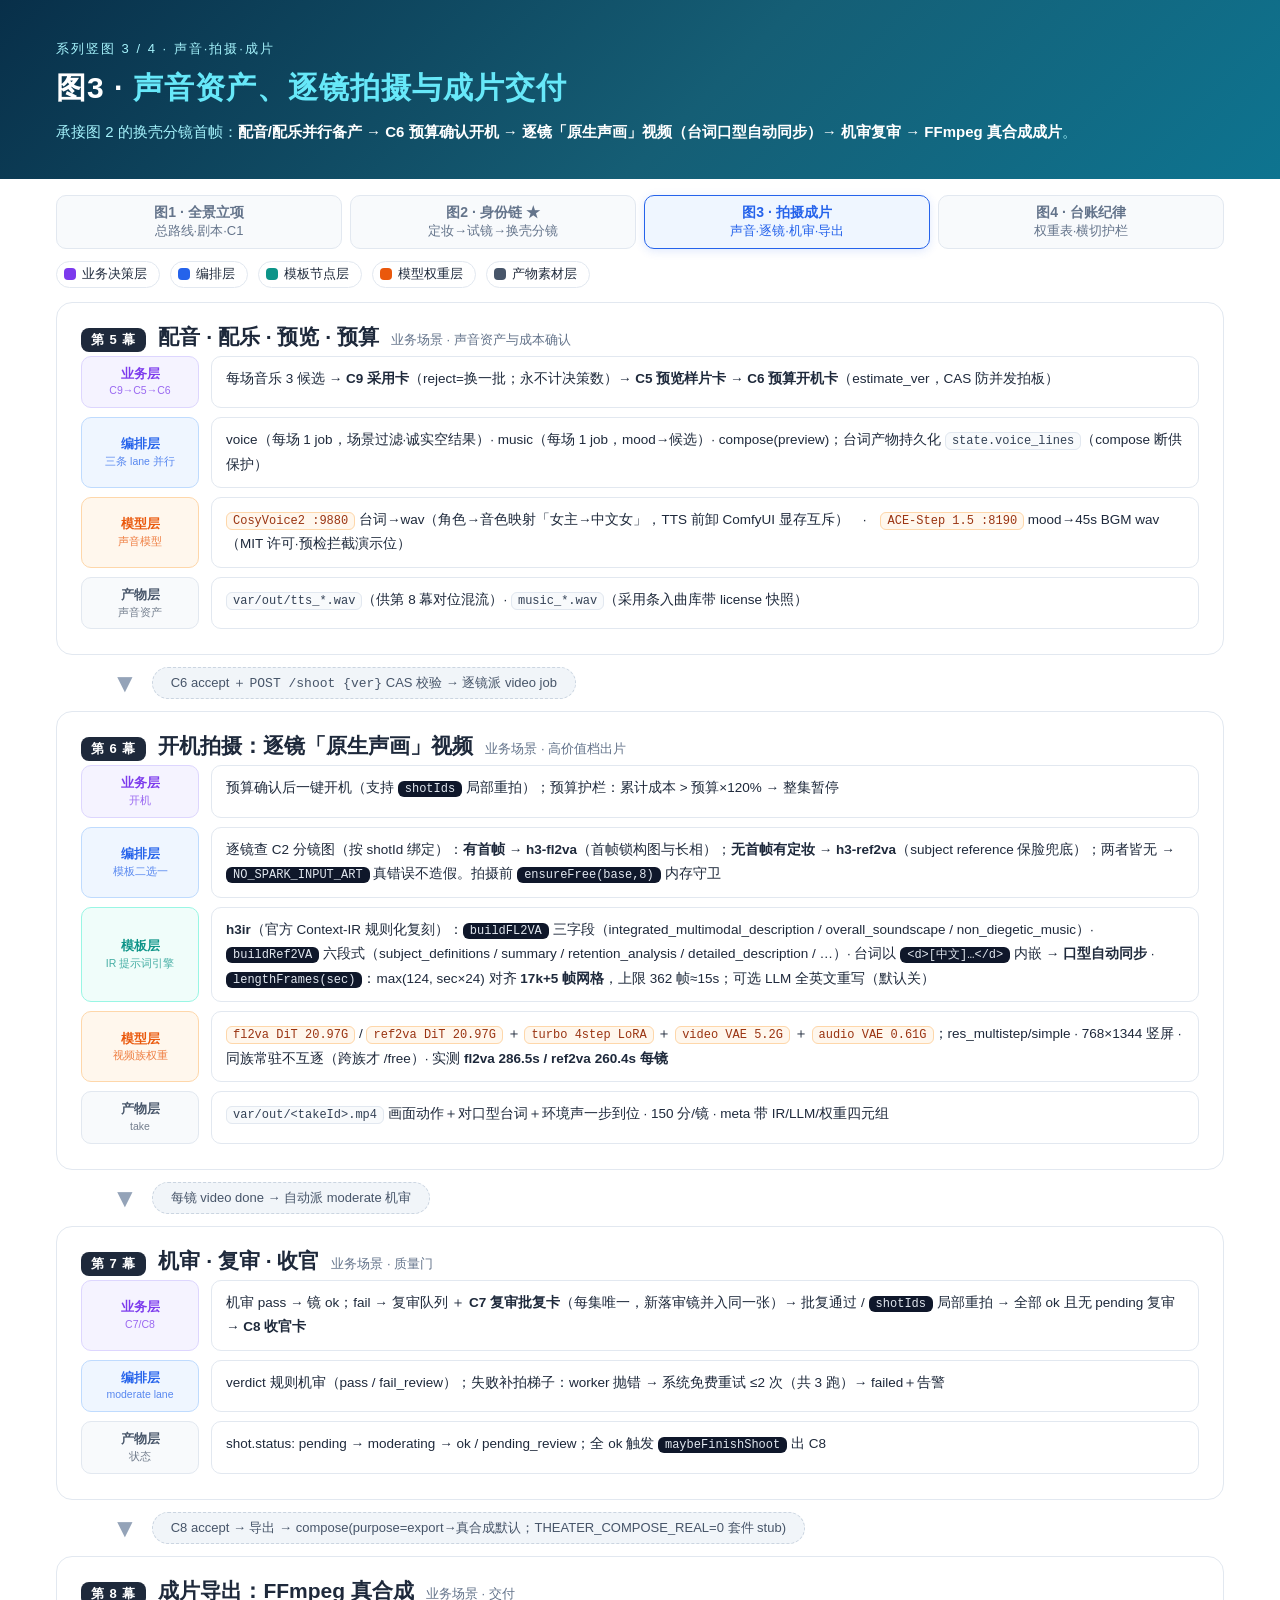
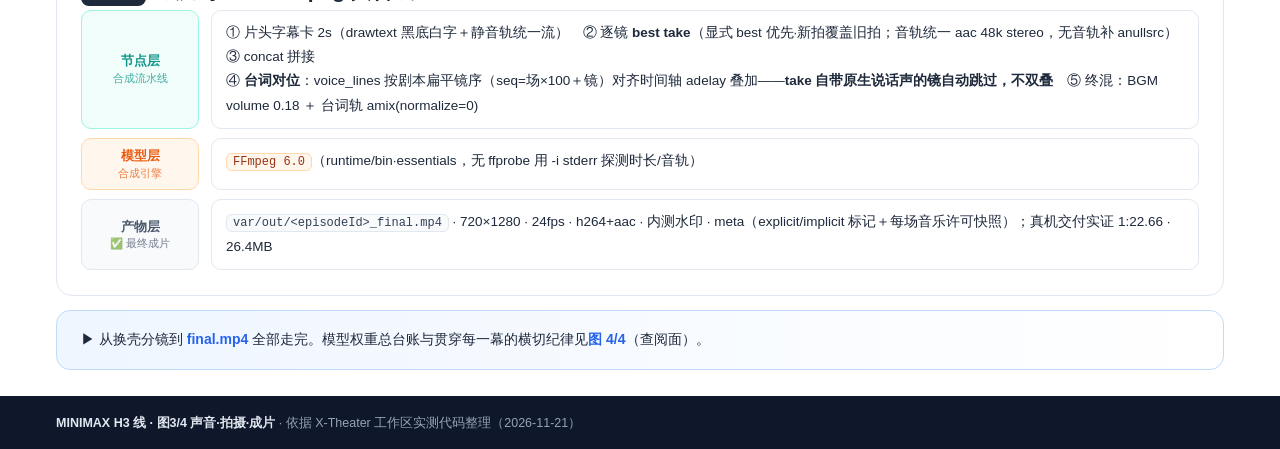
<file: docs/h3-diagram-3-production.html>
<!DOCTYPE html>
<html lang="zh-CN">
<head>
<meta charset="UTF-8">
<title>图3/4 · MINIMAX H3 线 · 声音·拍摄·成片</title>
<style>
  :root{
    --biz:#7c3aed; --biz-bg:#f5f3ff; --biz-bd:#ddd6fe;
    --orch:#2563eb; --orch-bg:#eff6ff; --orch-bd:#bfdbfe;
    --tmpl:#0d9488; --tmpl-bg:#f0fdfa; --tmpl-bd:#99f6e4;
    --model:#ea580c; --model-bg:#fff7ed; --model-bd:#fed7aa;
    --art:#475569;  --art-bg:#f8fafc;  --art-bd:#e2e8f0;
    --ink:#1e293b; --weak:#64748b; --gold:#b45309;
  }
  *{box-sizing:border-box; margin:0; padding:0;}
  body{font-family:"Microsoft YaHei","PingFang SC","Segoe UI",sans-serif; background:#eef1f6; color:var(--ink); -webkit-font-smoothing:antialiased;}
  .wrap{width:1280px; margin:0 auto; background:#fff; box-shadow:0 0 24px rgba(15,23,42,.12);}
  .head{background:linear-gradient(135deg,#082f49 0%,#155e75 55%,#0e7490 100%); color:#fff; padding:40px 56px 34px;}
  .head .series{font-size:13px; color:#a5f3fc; letter-spacing:2px; margin-bottom:10px;}
  .head h1{font-size:30px; letter-spacing:1px;}
  .head h1 .hl{color:#67e8f9;}
  .head .sub{margin-top:10px; font-size:15px; color:#a5f3fc; line-height:1.7;}
  .head .sub b{color:#fff;}
  .crumbs{display:flex; gap:8px; padding:16px 56px 0;}
  .crumbs .c{flex:1; text-align:center; font-size:13px; padding:8px 6px; border-radius:10px; border:1.5px solid var(--art-bd); color:var(--weak); background:#f8fafc;}
  .crumbs .c b{display:block; font-size:14px;}
  .crumbs .c.on{border-color:var(--orch); color:var(--orch); background:var(--orch-bg); box-shadow:0 2px 10px rgba(37,99,235,.15);}
  .lmini{padding:12px 56px 4px; display:flex; gap:10px; flex-wrap:wrap; align-items:center;}
  .lmini .lg{display:flex; align-items:center; gap:6px; font-size:12.5px; color:var(--ink); border:1.5px solid var(--art-bd); border-radius:999px; padding:4px 12px 4px 7px; background:#fff;}
  .lmini .dot{width:12px; height:12px; border-radius:4px;}
  .acts{padding:10px 56px 8px;}
  .act{border:1.5px solid #e2e8f0; border-radius:16px; background:#fff; padding:20px 24px 16px;}
  .act-title{display:flex; align-items:baseline; gap:12px; margin-bottom:4px;}
  .act-title .no{background:var(--ink); color:#fff; border-radius:8px; padding:3px 10px; font-size:13px; font-weight:700; letter-spacing:1px;}
  .act-title h2{font-size:21px;}
  .act-title .tagline{font-size:13px; color:var(--weak);}
  .act-desc{font-size:13.5px; color:var(--weak); line-height:1.75; margin:4px 0 14px;}
  .act-desc b{color:var(--ink);}
  .layer-row{display:flex; gap:12px; margin-bottom:9px; align-items:stretch;}
  .layer-tag{flex:0 0 118px; display:flex; flex-direction:column; justify-content:center; align-items:center; border-radius:10px; font-size:12.5px; font-weight:700; line-height:1.5; padding:8px 4px;}
  .layer-tag small{font-weight:400; font-size:10.5px; opacity:.75;}
  .t-biz{background:var(--biz-bg); color:var(--biz); border:1.5px solid var(--biz-bd);}
  .t-orch{background:var(--orch-bg); color:var(--orch); border:1.5px solid var(--orch-bd);}
  .t-tmpl{background:var(--tmpl-bg); color:var(--tmpl); border:1.5px solid var(--tmpl-bd);}
  .t-model{background:var(--model-bg); color:var(--model); border:1.5px solid var(--model-bd);}
  .t-art{background:var(--art-bg); color:var(--art); border:1.5px solid var(--art-bd);}
  .layer-body{flex:1; border:1.5px solid var(--art-bd); border-radius:10px; padding:10px 14px; font-size:13.5px; line-height:1.8; background:#fff;}
  .layer-body b{color:var(--ink);}
  .layer-body .code{font-family:Consolas,"Courier New",monospace; font-size:12px; background:#0f172a; color:#e2e8f0; border-radius:6px; padding:1px 7px; white-space:nowrap;}
  .layer-body .api{font-family:Consolas,monospace; font-size:12px; color:#1d4ed8; background:var(--orch-bg); border:1px solid var(--orch-bd); border-radius:6px; padding:1px 7px; white-space:nowrap;}
  .layer-body .w{font-family:Consolas,monospace; font-size:12px; color:#9a3412; background:var(--model-bg); border:1px solid var(--model-bd); border-radius:6px; padding:1px 6px; white-space:nowrap;}
  .layer-body .file{font-family:Consolas,monospace; font-size:12px; color:#334155; background:var(--art-bg); border:1px solid var(--art-bd); border-radius:6px; padding:1px 6px; white-space:nowrap;}
  .layer-body .node{font-family:Consolas,monospace; font-size:12px; color:#0f766e; background:var(--tmpl-bg); border:1px solid var(--tmpl-bd); border-radius:6px; padding:1px 6px; white-space:nowrap;}
  .handoff{display:flex; align-items:center; gap:14px; padding:12px 56px;}
  .handoff .arrow{font-size:26px; color:#94a3b8; line-height:1;}
  .handoff .hl-label{font-size:13px; color:#475569; background:#f1f5f9; border:1px dashed #cbd5e1; border-radius:999px; padding:6px 18px;}
  .handoff .hl-label b{color:var(--gold);}
  .next{margin:6px 56px 26px; background:linear-gradient(90deg,var(--orch-bg),#fff); border:1.5px solid var(--orch-bd); border-radius:14px; padding:16px 24px; font-size:14px; color:var(--ink); line-height:1.8;}
  .next b{color:var(--orch);}
  .foot{background:#0f172a; color:#94a3b8; padding:16px 56px; font-size:12.5px; line-height:1.8;}
  .foot b{color:#e2e8f0;}
</style>
</head>
<body>
<div class="wrap">

  <div class="head">
    <div class="series">系列竖图 3 / 4 · 声音·拍摄·成片</div>
    <h1>图3 · <span class="hl">声音资产、逐镜拍摄与成片交付</span></h1>
    <div class="sub">
      承接图 2 的换壳分镜首帧：<b>配音/配乐并行备产 → C6 预算确认开机 → 逐镜「原生声画」视频（台词口型自动同步）→ 机审复审 → FFmpeg 真合成成片</b>。
    </div>
  </div>

  <div class="crumbs">
    <div class="c"><b>图1 · 全景立项</b>总路线·剧本·C1</div>
    <div class="c"><b>图2 · 身份链 ★</b>定妆→试镜→换壳分镜</div>
    <div class="c on"><b>图3 · 拍摄成片</b>声音·逐镜·机审·导出</div>
    <div class="c"><b>图4 · 台账纪律</b>权重表·横切护栏</div>
  </div>

  <div class="lmini">
    <div class="lg"><span class="dot" style="background:var(--biz)"></span>业务决策层</div>
    <div class="lg"><span class="dot" style="background:var(--orch)"></span>编排层</div>
    <div class="lg"><span class="dot" style="background:var(--tmpl)"></span>模板节点层</div>
    <div class="lg"><span class="dot" style="background:var(--model)"></span>模型权重层</div>
    <div class="lg"><span class="dot" style="background:var(--art)"></span>产物素材层</div>
  </div>

  <div class="acts">

  <div class="act">
    <div class="act-title"><span class="no">第 5 幕</span><h2>配音 · 配乐 · 预览 · 预算</h2><span class="tagline">业务场景 · 声音资产与成本确认</span></div>
    <div class="layer-row"><div class="layer-tag t-biz">业务层<small>C9→C5→C6</small></div>
      <div class="layer-body">每场音乐 3 候选 → <b>C9 采用卡</b>（reject=换一批；永不计决策数）→ <b>C5 预览样片卡</b> → <b>C6 预算开机卡</b>（estimate_ver，CAS 防并发拍板）</div></div>
    <div class="layer-row"><div class="layer-tag t-orch">编排层<small>三条 lane 并行</small></div>
      <div class="layer-body">voice（每场 1 job，场景过滤·诚实空结果）· music（每场 1 job，mood→候选）· compose(preview)；台词产物持久化 <span class="file">state.voice_lines</span>（compose 断供保护）</div></div>
    <div class="layer-row"><div class="layer-tag t-model">模型层<small>声音模型</small></div>
      <div class="layer-body"><span class="w">CosyVoice2 :9880</span> 台词→wav（角色→音色映射「女主→中文女」，TTS 前卸 ComfyUI 显存互斥）　·　<span class="w">ACE-Step 1.5 :8190</span> mood→45s BGM wav（MIT 许可·预检拦截演示位）</div></div>
    <div class="layer-row"><div class="layer-tag t-art">产物层<small>声音资产</small></div>
      <div class="layer-body"><span class="file">var/out/tts_*.wav</span>（供第 8 幕对位混流）· <span class="file">music_*.wav</span>（采用条入曲库带 license 快照）</div></div>
  </div>

  <div class="handoff"><span class="arrow">▼</span><span class="hl-label">C6 accept ＋ <span style="font-family:Consolas,monospace">POST /shoot {ver}</span> CAS 校验 → 逐镜派 video job</span></div>

  <div class="act">
    <div class="act-title"><span class="no">第 6 幕</span><h2>开机拍摄：逐镜「原生声画」视频</h2><span class="tagline">业务场景 · 高价值档出片</span></div>
    <div class="layer-row"><div class="layer-tag t-biz">业务层<small>开机</small></div>
      <div class="layer-body">预算确认后一键开机（支持 <span class="code">shotIds</span> 局部重拍）；预算护栏：累计成本 &gt; 预算×120% → 整集暂停</div></div>
    <div class="layer-row"><div class="layer-tag t-orch">编排层<small>模板二选一</small></div>
      <div class="layer-body">逐镜查 C2 分镜图（按 shotId 绑定）：<b>有首帧 → h3-fl2va</b>（首帧锁构图与长相）；<b>无首帧有定妆 → h3-ref2va</b>（subject reference 保脸兜底）；两者皆无 → <span class="code">NO_SPARK_INPUT_ART</span> 真错误不造假。拍摄前 <span class="code">ensureFree(base,8)</span> 内存守卫</div></div>
    <div class="layer-row"><div class="layer-tag t-tmpl">模板层<small>IR 提示词引擎</small></div>
      <div class="layer-body"><b>h3ir</b>（官方 Context-IR 规则化复刻）：<span class="code">buildFL2VA</span> 三字段（integrated_multimodal_description / overall_soundscape / non_diegetic_music）· <span class="code">buildRef2VA</span> 六段式（subject_definitions / summary / retention_analysis / detailed_description / …）· 台词以 <span class="code">&lt;d&gt;[中文]…&lt;/d&gt;</span> 内嵌 → <b>口型自动同步</b> · <span class="code">lengthFrames(sec)</span>：max(124, sec×24) 对齐 <b>17k+5 帧网格</b>，上限 362 帧≈15s；可选 LLM 全英文重写（默认关）</div></div>
    <div class="layer-row"><div class="layer-tag t-model">模型层<small>视频族权重</small></div>
      <div class="layer-body"><span class="w">fl2va DiT 20.97G</span> / <span class="w">ref2va DiT 20.97G</span> ＋ <span class="w">turbo 4step LoRA</span> ＋ <span class="w">video VAE 5.2G</span> ＋ <span class="w">audio VAE 0.61G</span>；res_multistep/simple · 768×1344 竖屏 · 同族常驻不互逐（跨族才 /free）· 实测 <b>fl2va 286.5s / ref2va 260.4s 每镜</b></div></div>
    <div class="layer-row"><div class="layer-tag t-art">产物层<small>take</small></div>
      <div class="layer-body"><span class="file">var/out/&lt;takeId&gt;.mp4</span> 画面动作＋对口型台词＋环境声一步到位 · 150 分/镜 · meta 带 IR/LLM/权重四元组</div></div>
  </div>

  <div class="handoff"><span class="arrow">▼</span><span class="hl-label">每镜 video done → 自动派 moderate 机审</span></div>

  <div class="act">
    <div class="act-title"><span class="no">第 7 幕</span><h2>机审 · 复审 · 收官</h2><span class="tagline">业务场景 · 质量门</span></div>
    <div class="layer-row"><div class="layer-tag t-biz">业务层<small>C7/C8</small></div>
      <div class="layer-body">机审 pass → 镜 ok；fail → 复审队列 ＋ <b>C7 复审批复卡</b>（每集唯一，新落审镜并入同一张）→ 批复通过 / <span class="code">shotIds</span> 局部重拍 → 全部 ok 且无 pending 复审 → <b>C8 收官卡</b></div></div>
    <div class="layer-row"><div class="layer-tag t-orch">编排层<small>moderate lane</small></div>
      <div class="layer-body">verdict 规则机审（pass / fail_review）；失败补拍梯子：worker 抛错 → 系统免费重试 ≤2 次（共 3 跑）→ failed＋告警</div></div>
    <div class="layer-row"><div class="layer-tag t-art">产物层<small>状态</small></div>
      <div class="layer-body">shot.status: pending → moderating → ok / pending_review；全 ok 触发 <span class="code">maybeFinishShoot</span> 出 C8</div></div>
  </div>

  <div class="handoff"><span class="arrow">▼</span><span class="hl-label">C8 accept → 导出 → compose(purpose=export→真合成默认；THEATER_COMPOSE_REAL=0 套件 stub)</span></div>

  <div class="act">
    <div class="act-title"><span class="no">第 8 幕</span><h2>成片导出：FFmpeg 真合成</h2><span class="tagline">业务场景 · 交付</span></div>
    <div class="layer-row"><div class="layer-tag t-tmpl">节点层<small>合成流水线</small></div>
      <div class="layer-body">
        ① 片头字幕卡 2s（drawtext 黑底白字＋静音轨统一流）　② 逐镜 <b>best take</b>（显式 best 优先·新拍覆盖旧拍；音轨统一 aac 48k stereo，无音轨补 anullsrc）　③ concat 拼接<br>
        ④ <b>台词对位</b>：voice_lines 按剧本扁平镜序（seq=场×100＋镜）对齐时间轴 adelay 叠加——<b>take 自带原生说话声的镜自动跳过，不双叠</b>　⑤ 终混：BGM volume 0.18 ＋ 台词轨 amix(normalize=0)
      </div></div>
    <div class="layer-row"><div class="layer-tag t-model">模型层<small>合成引擎</small></div>
      <div class="layer-body"><span class="w">FFmpeg 6.0</span>（runtime/bin·essentials，无 ffprobe 用 -i stderr 探测时长/音轨）</div></div>
    <div class="layer-row"><div class="layer-tag t-art">产物层<small>✅ 最终成片</small></div>
      <div class="layer-body"><span class="file">var/out/&lt;episodeId&gt;_final.mp4</span> · 720×1280 · 24fps · h264+aac · 内测水印 · meta（explicit/implicit 标记＋每场音乐许可快照）；真机交付实证 1:22.66 · 26.4MB</div></div>
  </div>

  </div>

  <div class="next">
    ▶ 从换壳分镜到 <b>final.mp4</b> 全部走完。模型权重总台账与贯穿每一幕的横切纪律见<b>图 4/4</b>（查阅面）。
  </div>

  <div class="foot"><b>MINIMAX H3 线 · 图3/4 声音·拍摄·成片</b> · 依据 X-Theater 工作区实测代码整理（2026-11-21）</div>

</div>
</body>
</html>
</file>
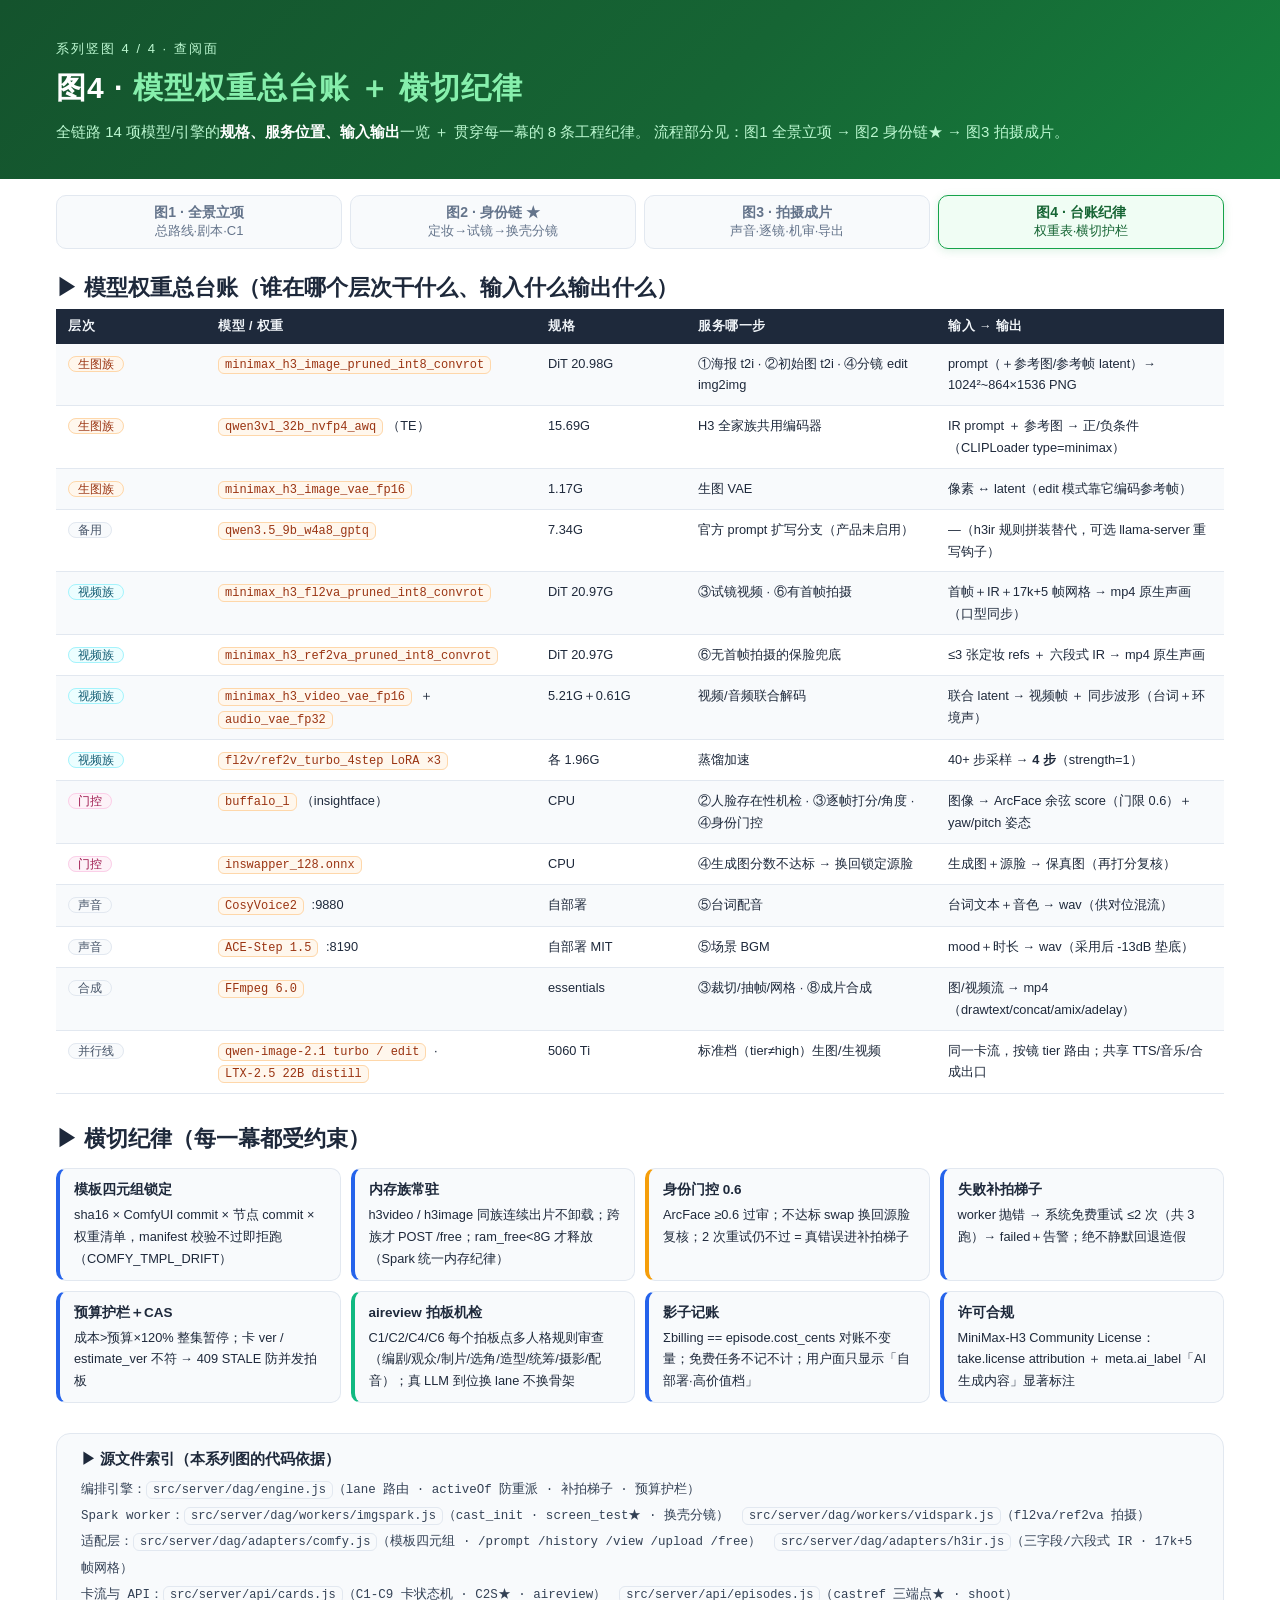
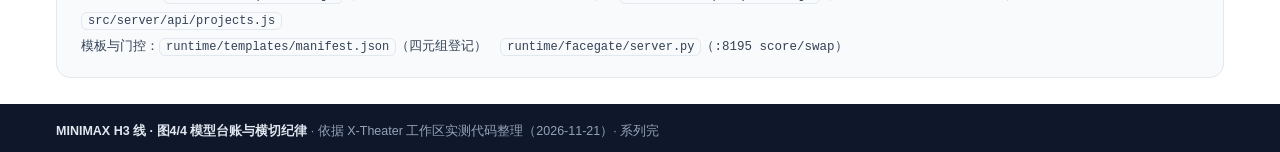
<file: docs/h3-diagram-4-reference.html>
<!DOCTYPE html>
<html lang="zh-CN">
<head>
<meta charset="UTF-8">
<title>图4/4 · MINIMAX H3 线 · 模型台账与横切纪律</title>
<style>
  :root{
    --biz:#7c3aed; --biz-bg:#f5f3ff; --biz-bd:#ddd6fe;
    --orch:#2563eb; --orch-bg:#eff6ff; --orch-bd:#bfdbfe;
    --tmpl:#0d9488; --tmpl-bg:#f0fdfa; --tmpl-bd:#99f6e4;
    --model:#ea580c; --model-bg:#fff7ed; --model-bd:#fed7aa;
    --art:#475569;  --art-bg:#f8fafc;  --art-bd:#e2e8f0;
    --ink:#1e293b; --weak:#64748b; --gold:#b45309;
  }
  *{box-sizing:border-box; margin:0; padding:0;}
  body{font-family:"Microsoft YaHei","PingFang SC","Segoe UI",sans-serif; background:#eef1f6; color:var(--ink); -webkit-font-smoothing:antialiased;}
  .wrap{width:1280px; margin:0 auto; background:#fff; box-shadow:0 0 24px rgba(15,23,42,.12);}
  .head{background:linear-gradient(135deg,#14532d 0%,#166534 55%,#15803d 100%); color:#fff; padding:40px 56px 34px;}
  .head .series{font-size:13px; color:#bbf7d0; letter-spacing:2px; margin-bottom:10px;}
  .head h1{font-size:30px; letter-spacing:1px;}
  .head h1 .hl{color:#86efac;}
  .head .sub{margin-top:10px; font-size:15px; color:#bbf7d0; line-height:1.7;}
  .head .sub b{color:#fff;}
  .crumbs{display:flex; gap:8px; padding:16px 56px 0;}
  .crumbs .c{flex:1; text-align:center; font-size:13px; padding:8px 6px; border-radius:10px; border:1.5px solid var(--art-bd); color:var(--weak); background:#f8fafc;}
  .crumbs .c b{display:block; font-size:14px;}
  .crumbs .c.on{border-color:#16a34a; color:#166534; background:#f0fdf4; box-shadow:0 2px 10px rgba(22,163,74,.15);}
  .tbl-sec{padding:8px 56px 0;}
  .tbl-sec h2{font-size:22px; margin:16px 0 6px;}
  .tbl-sec .sub{font-size:13px; color:var(--weak); margin-bottom:14px;}
  table{width:100%; border-collapse:collapse; font-size:12.8px;}
  th{background:#1e293b; color:#f1f5f9; text-align:left; padding:9px 12px; font-size:12.5px; letter-spacing:.5px;}
  td{border-bottom:1px solid #e2e8f0; padding:9px 12px; vertical-align:top; line-height:1.7;}
  tr:nth-child(even) td{background:#f8fafc;}
  td .w, td .file{margin-right:4px;}
  .w{font-family:Consolas,monospace; font-size:12px; color:#9a3412; background:var(--model-bg); border:1px solid var(--model-bd); border-radius:6px; padding:1px 6px; white-space:nowrap;}
  .file{font-family:Consolas,monospace; font-size:12px; color:#334155; background:var(--art-bg); border:1px solid var(--art-bd); border-radius:6px; padding:1px 6px; white-space:nowrap;}
  .pill{border-radius:999px; padding:1px 9px; font-size:11.5px; white-space:nowrap;}
  .p-img{background:var(--model-bg); color:#9a3412; border:1px solid var(--model-bd);}
  .p-vid{background:#ecfeff; color:#155e75; border:1px solid #a5f3fc;}
  .p-gate{background:#fdf2f8; color:#9d174d; border:1px solid #fbcfe8;}
  .p-aux{background:var(--art-bg); color:#475569; border:1px solid var(--art-bd);}
  .rules{padding:30px 56px 10px;}
  .rules h2{font-size:22px; margin-bottom:14px;}
  .rule-grid{display:grid; grid-template-columns:repeat(4,1fr); gap:10px;}
  .rule{border:1.5px solid #e2e8f0; border-left:4px solid var(--orch); border-radius:10px; padding:10px 14px; font-size:12.8px; line-height:1.7; background:#f8fafc;}
  .rule b{display:block; font-size:13.5px; color:var(--ink); margin-bottom:2px;}
  .rule.gold{border-left-color:#f59e0b;}
  .rule.green{border-left-color:#10b981;}
  .src{margin:20px 56px 26px; border:1.5px solid var(--art-bd); border-radius:14px; padding:16px 24px; background:#f8fafc;}
  .src h3{font-size:15px; margin-bottom:8px;}
  .src .files{font-family:Consolas,monospace; font-size:12.5px; line-height:2.1; color:#334155;}
  .foot{background:#0f172a; color:#94a3b8; padding:16px 56px; font-size:12.5px; line-height:1.8;}
  .foot b{color:#e2e8f0;}
</style>
</head>
<body>
<div class="wrap">

  <div class="head">
    <div class="series">系列竖图 4 / 4 · 查阅面</div>
    <h1>图4 · <span class="hl">模型权重总台账 ＋ 横切纪律</span></h1>
    <div class="sub">
      全链路 14 项模型/引擎的<b>规格、服务位置、输入输出</b>一览 ＋ 贯穿每一幕的 8 条工程纪律。
      流程部分见：图1 全景立项 → 图2 身份链★ → 图3 拍摄成片。
    </div>
  </div>

  <div class="crumbs">
    <div class="c"><b>图1 · 全景立项</b>总路线·剧本·C1</div>
    <div class="c"><b>图2 · 身份链 ★</b>定妆→试镜→换壳分镜</div>
    <div class="c"><b>图3 · 拍摄成片</b>声音·逐镜·机审·导出</div>
    <div class="c on"><b>图4 · 台账纪律</b>权重表·横切护栏</div>
  </div>

  <div class="tbl-sec">
    <h2>▶ 模型权重总台账（谁在哪个层次干什么、输入什么输出什么）</h2>
    <table>
      <tr><th style="width:150px">层次</th><th style="width:330px">模型 / 权重</th><th style="width:150px">规格</th><th style="width:250px">服务哪一步</th><th>输入 → 输出</th></tr>
      <tr><td><span class="pill p-img">生图族</span></td>
        <td><span class="w">minimax_h3_image_pruned_int8_convrot</span></td><td>DiT 20.98G</td>
        <td>①海报 t2i · ②初始图 t2i · ④分镜 edit img2img</td>
        <td>prompt（＋参考图/参考帧 latent）→ 1024²~864×1536 PNG</td></tr>
      <tr><td><span class="pill p-img">生图族</span></td>
        <td><span class="w">qwen3vl_32b_nvfp4_awq</span>（TE）</td><td>15.69G</td>
        <td>H3 全家族共用编码器</td>
        <td>IR prompt ＋ 参考图 → 正/负条件（CLIPLoader type=minimax）</td></tr>
      <tr><td><span class="pill p-img">生图族</span></td>
        <td><span class="w">minimax_h3_image_vae_fp16</span></td><td>1.17G</td>
        <td>生图 VAE</td><td>像素 ↔ latent（edit 模式靠它编码参考帧）</td></tr>
      <tr><td><span class="pill p-aux">备用</span></td>
        <td><span class="w">qwen3.5_9b_w4a8_gptq</span></td><td>7.34G</td>
        <td>官方 prompt 扩写分支（产品未启用）</td>
        <td>—（h3ir 规则拼装替代，可选 llama-server 重写钩子）</td></tr>
      <tr><td><span class="pill p-vid">视频族</span></td>
        <td><span class="w">minimax_h3_fl2va_pruned_int8_convrot</span></td><td>DiT 20.97G</td>
        <td>③试镜视频 · ⑥有首帧拍摄</td>
        <td>首帧＋IR＋17k+5 帧网格 → mp4 原生声画（口型同步）</td></tr>
      <tr><td><span class="pill p-vid">视频族</span></td>
        <td><span class="w">minimax_h3_ref2va_pruned_int8_convrot</span></td><td>DiT 20.97G</td>
        <td>⑥无首帧拍摄的保脸兜底</td>
        <td>≤3 张定妆 refs ＋ 六段式 IR → mp4 原生声画</td></tr>
      <tr><td><span class="pill p-vid">视频族</span></td>
        <td><span class="w">minimax_h3_video_vae_fp16</span> ＋ <span class="w">audio_vae_fp32</span></td><td>5.21G＋0.61G</td>
        <td>视频/音频联合解码</td><td>联合 latent → 视频帧 ＋ 同步波形（台词＋环境声）</td></tr>
      <tr><td><span class="pill p-vid">视频族</span></td>
        <td><span class="w">fl2v/ref2v_turbo_4step LoRA ×3</span></td><td>各 1.96G</td>
        <td>蒸馏加速</td><td>40+ 步采样 → <b>4 步</b>（strength=1）</td></tr>
      <tr><td><span class="pill p-gate">门控</span></td>
        <td><span class="w">buffalo_l</span>（insightface）</td><td>CPU</td>
        <td>②人脸存在性机检 · ③逐帧打分/角度 · ④身份门控</td>
        <td>图像 → ArcFace 余弦 score（门限 0.6）＋ yaw/pitch 姿态</td></tr>
      <tr><td><span class="pill p-gate">门控</span></td>
        <td><span class="w">inswapper_128.onnx</span></td><td>CPU</td>
        <td>④生成图分数不达标 → 换回锁定源脸</td>
        <td>生成图＋源脸 → 保真图（再打分复核）</td></tr>
      <tr><td><span class="pill p-aux">声音</span></td>
        <td><span class="w">CosyVoice2</span> :9880</td><td>自部署</td>
        <td>⑤台词配音</td><td>台词文本＋音色 → wav（供对位混流）</td></tr>
      <tr><td><span class="pill p-aux">声音</span></td>
        <td><span class="w">ACE-Step 1.5</span> :8190</td><td>自部署 MIT</td>
        <td>⑤场景 BGM</td><td>mood＋时长 → wav（采用后 -13dB 垫底）</td></tr>
      <tr><td><span class="pill p-aux">合成</span></td>
        <td><span class="w">FFmpeg 6.0</span></td><td>essentials</td>
        <td>③裁切/抽帧/网格 · ⑧成片合成</td><td>图/视频流 → mp4（drawtext/concat/amix/adelay）</td></tr>
      <tr><td><span class="pill p-aux">并行线</span></td>
        <td><span class="w">qwen-image-2.1 turbo / edit</span> · <span class="w">LTX-2.5 22B distill</span></td><td>5060 Ti</td>
        <td>标准档（tier≠high）生图/生视频</td>
        <td>同一卡流，按镜 tier 路由；共享 TTS/音乐/合成出口</td></tr>
    </table>
  </div>

  <div class="rules">
    <h2>▶ 横切纪律（每一幕都受约束）</h2>
    <div class="rule-grid">
      <div class="rule"><b>模板四元组锁定</b>sha16 × ComfyUI commit × 节点 commit × 权重清单，manifest 校验不过即拒跑（COMFY_TMPL_DRIFT）</div>
      <div class="rule"><b>内存族常驻</b>h3video / h3image 同族连续出片不卸载；跨族才 POST /free；ram_free&lt;8G 才释放（Spark 统一内存纪律）</div>
      <div class="rule gold"><b>身份门控 0.6</b>ArcFace ≥0.6 过审；不达标 swap 换回源脸复核；2 次重试仍不过 = 真错误进补拍梯子</div>
      <div class="rule"><b>失败补拍梯子</b>worker 抛错 → 系统免费重试 ≤2 次（共 3 跑）→ failed＋告警；绝不静默回退造假</div>
      <div class="rule"><b>预算护栏＋CAS</b>成本&gt;预算×120% 整集暂停；卡 ver / estimate_ver 不符 → 409 STALE 防并发拍板</div>
      <div class="rule green"><b>aireview 拍板机检</b>C1/C2/C4/C6 每个拍板点多人格规则审查（编剧/观众/制片/选角/造型/统筹/摄影/配音）；真 LLM 到位换 lane 不换骨架</div>
      <div class="rule"><b>影子记账</b>Σbilling == episode.cost_cents 对账不变量；免费任务不记不计；用户面只显示「自部署·高价值档」</div>
      <div class="rule"><b>许可合规</b>MiniMax-H3 Community License：take.license attribution ＋ meta.ai_label「AI 生成内容」显著标注</div>
    </div>
  </div>

  <div class="src">
    <h3>▶ 源文件索引（本系列图的代码依据）</h3>
    <div class="files">
      编排引擎：<span class="file">src/server/dag/engine.js</span>（lane 路由 · activeOf 防重派 · 补拍梯子 · 预算护栏）<br>
      Spark worker：<span class="file">src/server/dag/workers/imgspark.js</span>（cast_init · screen_test★ · 换壳分镜）　<span class="file">src/server/dag/workers/vidspark.js</span>（fl2va/ref2va 拍摄）<br>
      适配层：<span class="file">src/server/dag/adapters/comfy.js</span>（模板四元组 · /prompt /history /view /upload /free）　<span class="file">src/server/dag/adapters/h3ir.js</span>（三字段/六段式 IR · 17k+5 帧网格）<br>
      卡流与 API：<span class="file">src/server/api/cards.js</span>（C1-C9 卡状态机 · C2S★ · aireview）　<span class="file">src/server/api/episodes.js</span>（castref 三端点★ · shoot）　<span class="file">src/server/api/projects.js</span><br>
      模板与门控：<span class="file">runtime/templates/manifest.json</span>（四元组登记）　<span class="file">runtime/facegate/server.py</span>（:8195 score/swap）
    </div>
  </div>

  <div class="foot"><b>MINIMAX H3 线 · 图4/4 模型台账与横切纪律</b> · 依据 X-Theater 工作区实测代码整理（2026-11-21）· 系列完</div>

</div>
</body>
</html>
</file>
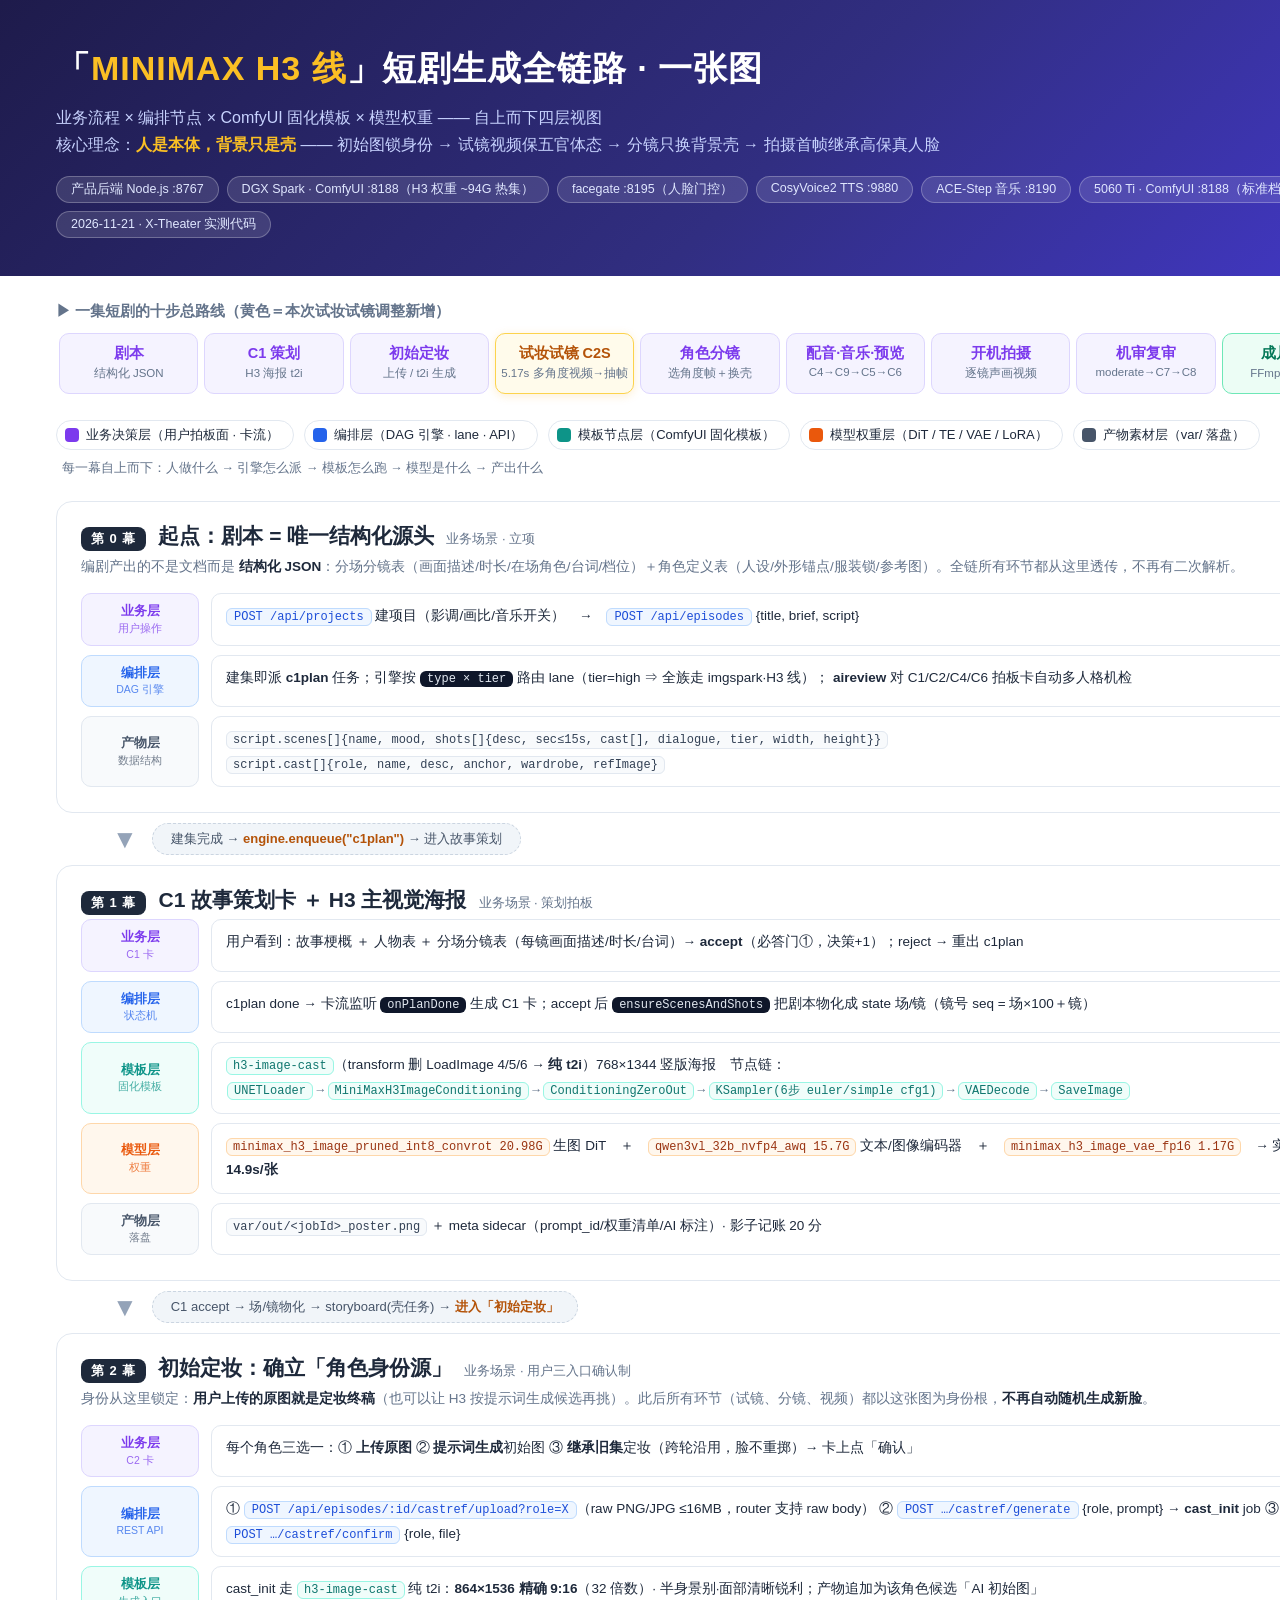
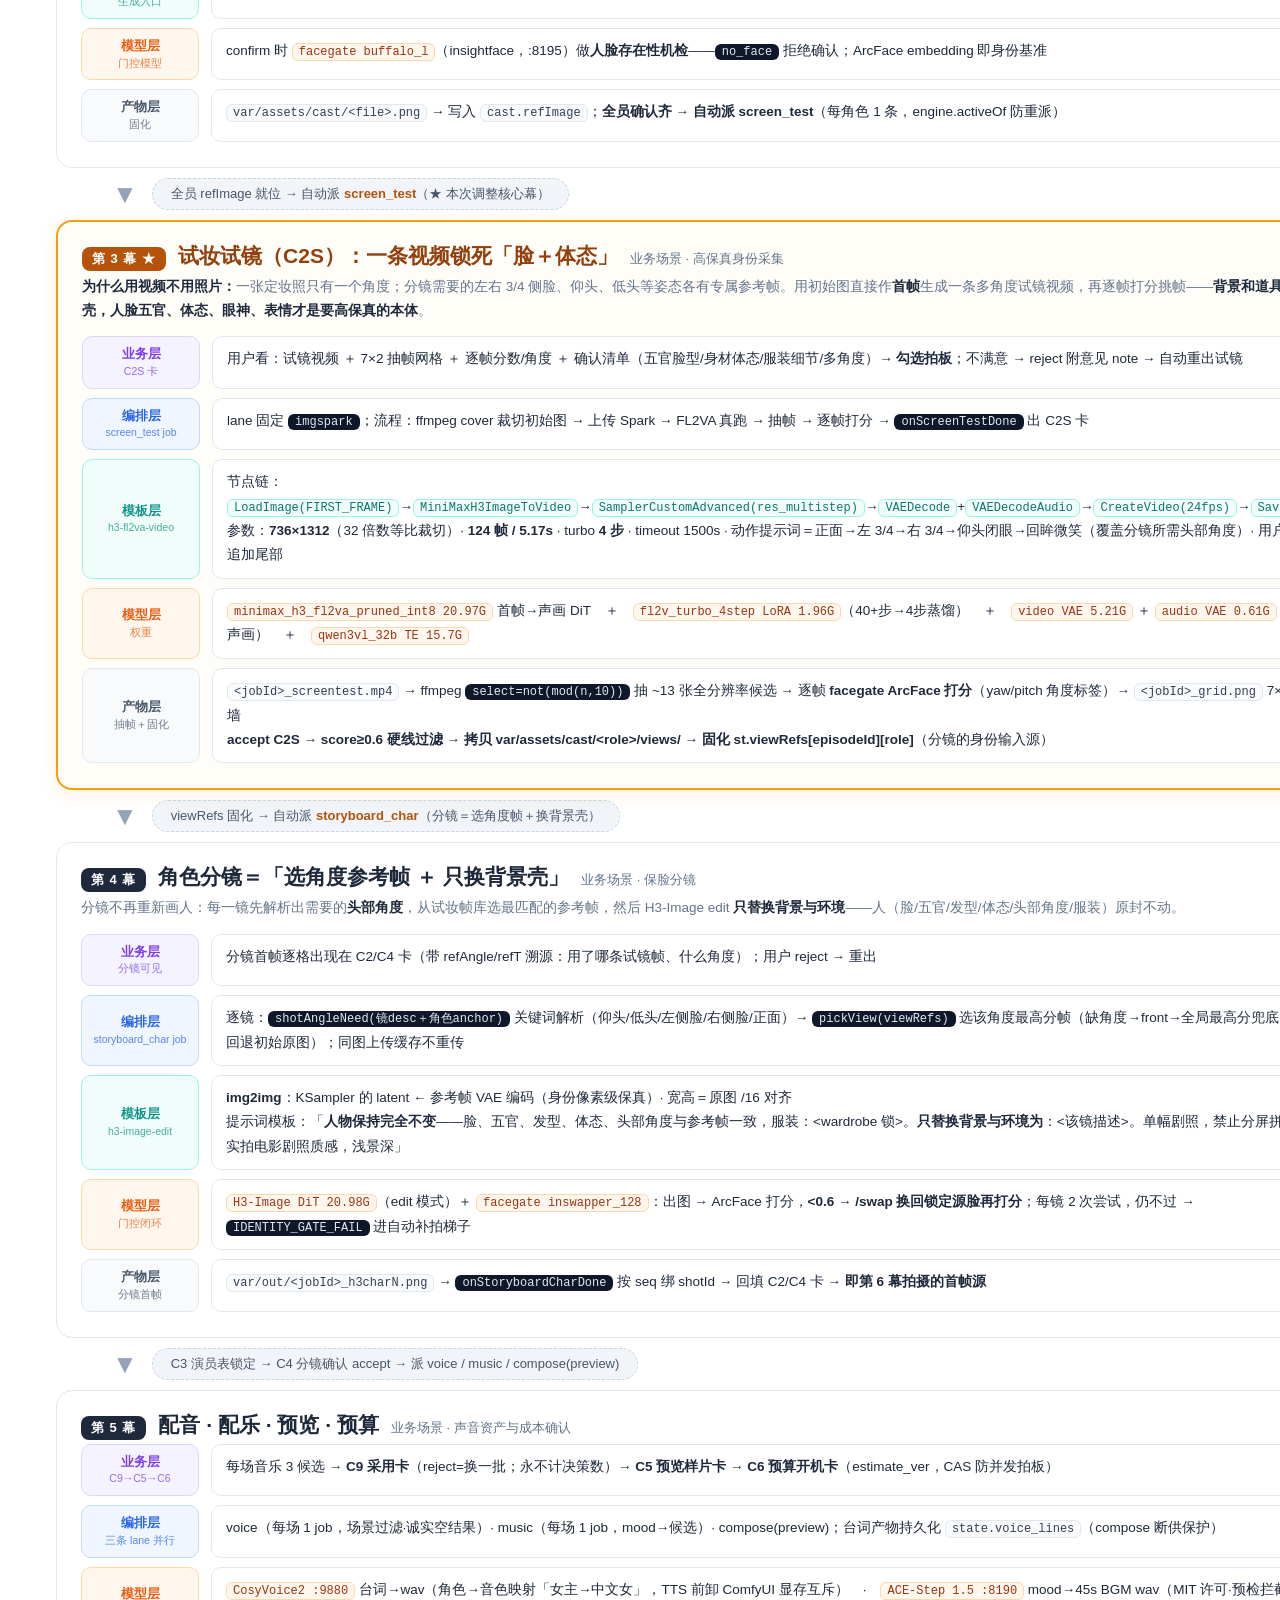
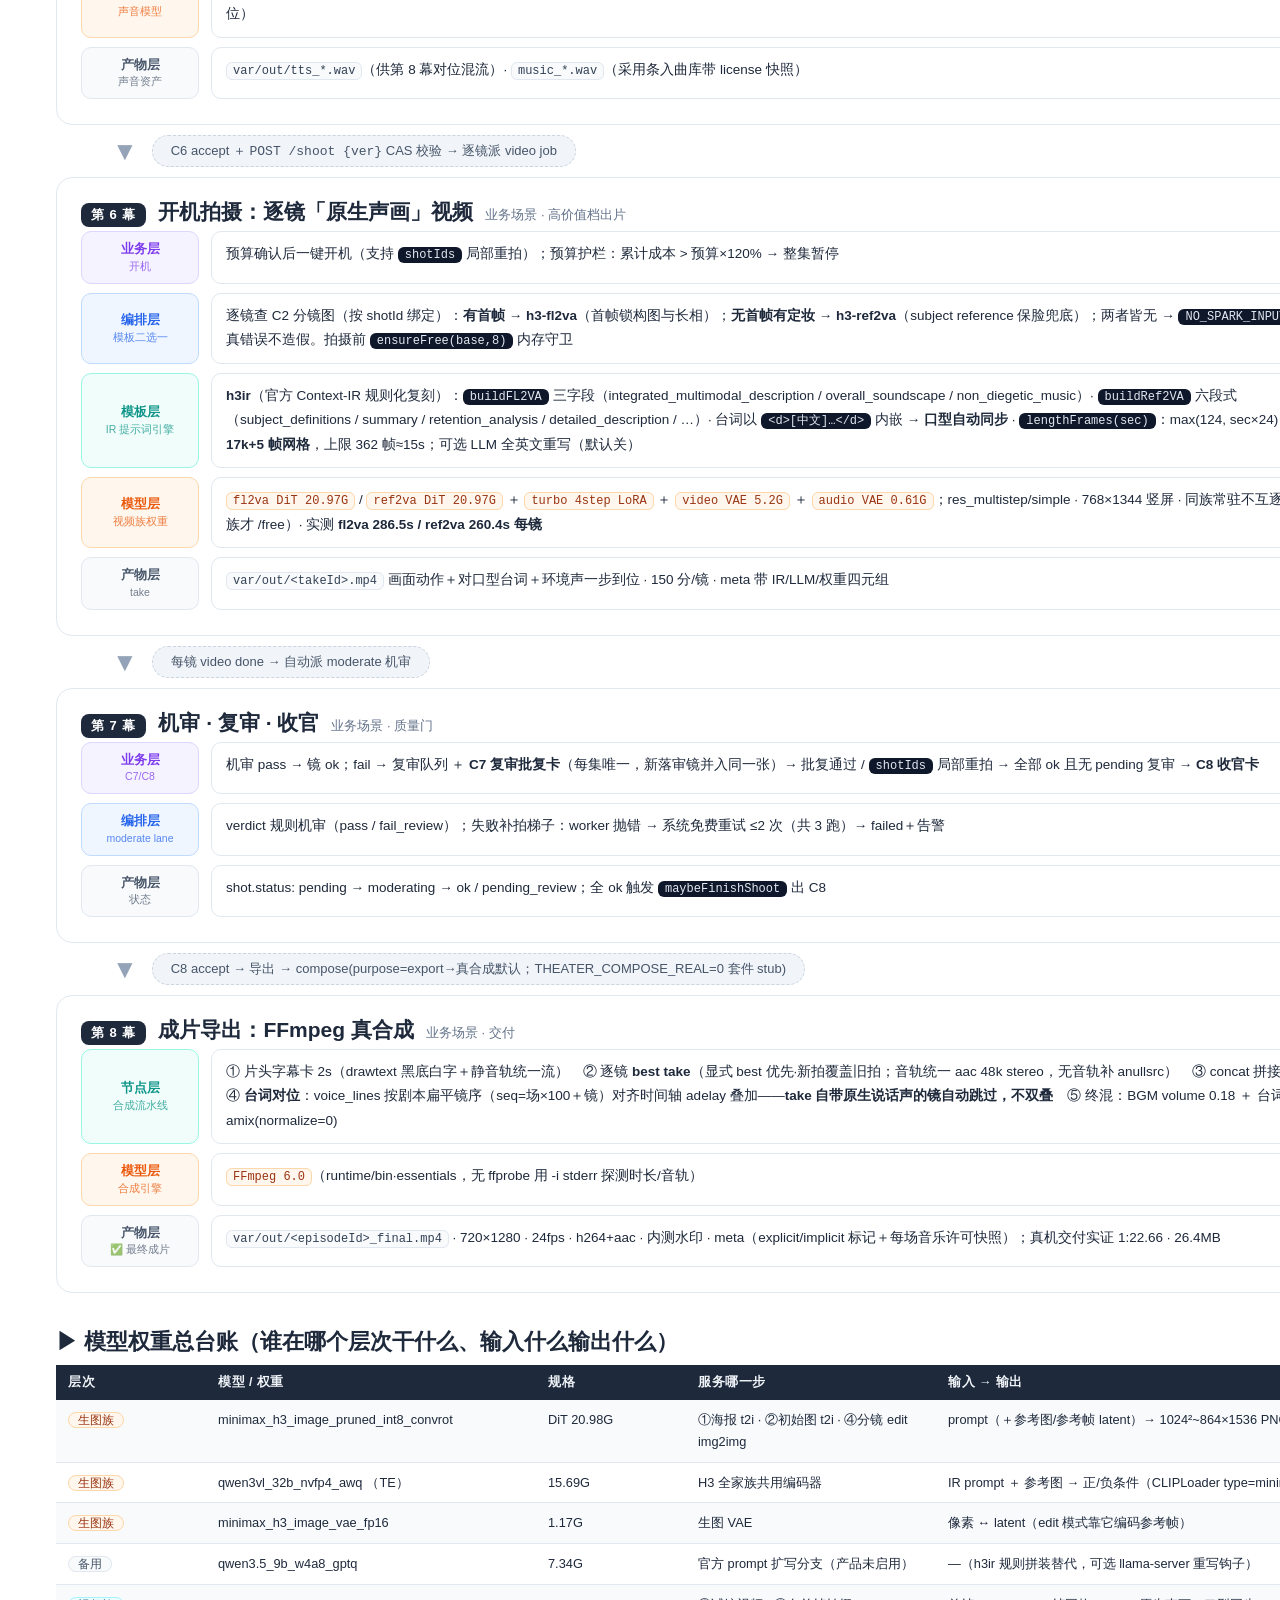
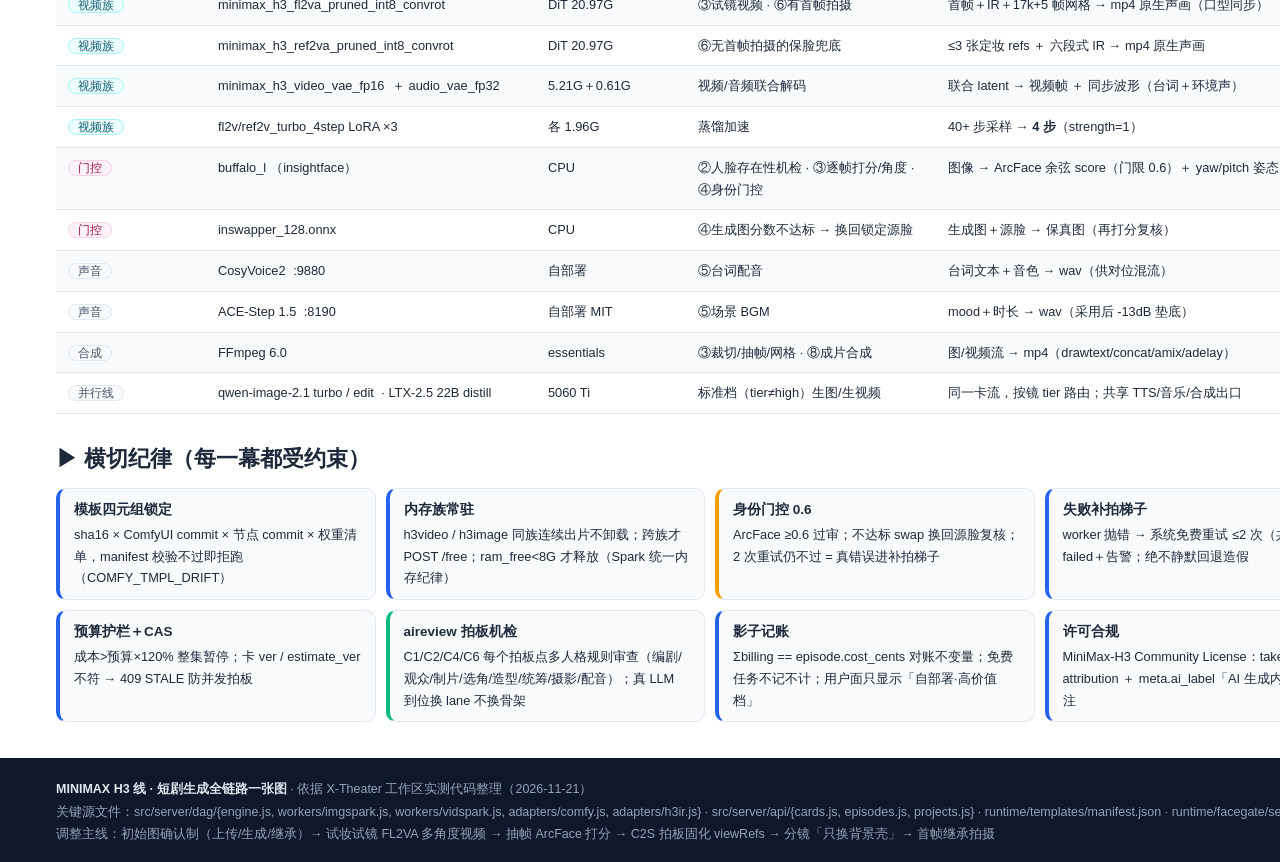
<file: docs/h3-line-diagram.html>
<!DOCTYPE html>
<html lang="zh-CN">
<head>
<meta charset="UTF-8">
<title>MINIMAX H3 线 · 短剧生成全链路一张图</title>
<style>
  :root{
    --biz:#7c3aed; --biz-bg:#f5f3ff; --biz-bd:#ddd6fe;
    --orch:#2563eb; --orch-bg:#eff6ff; --orch-bd:#bfdbfe;
    --tmpl:#0d9488; --tmpl-bg:#f0fdfa; --tmpl-bd:#99f6e4;
    --model:#ea580c; --model-bg:#fff7ed; --model-bd:#fed7aa;
    --art:#475569;  --art-bg:#f8fafc;  --art-bd:#e2e8f0;
    --ink:#1e293b; --weak:#64748b; --gold:#b45309;
  }
  *{box-sizing:border-box; margin:0; padding:0;}
  body{
    font-family:"Microsoft YaHei","PingFang SC","Segoe UI",sans-serif;
    background:#eef1f6; color:var(--ink);
    -webkit-font-smoothing:antialiased;
  }
  .wrap{width:1420px; margin:0 auto; background:#fff; box-shadow:0 0 24px rgba(15,23,42,.12);}
  /* ---------- 头部 ---------- */
  .head{
    background:linear-gradient(135deg,#1e1b4b 0%,#312e81 55%,#4338ca 100%);
    color:#fff; padding:46px 56px 38px;
  }
  .head h1{font-size:34px; letter-spacing:1px;}
  .head h1 .hl{color:#fbbf24;}
  .head .sub{margin-top:12px; font-size:16px; color:#c7d2fe; line-height:1.7;}
  .head .meta{margin-top:18px; display:flex; flex-wrap:wrap; gap:8px;}
  .head .meta span{
    background:rgba(255,255,255,.12); border:1px solid rgba(255,255,255,.25);
    border-radius:999px; padding:4px 14px; font-size:12.5px; color:#e0e7ff;
  }
  /* ---------- 总路线条 ---------- */
  .stepper{padding:26px 56px 8px; }
  .stepper .st-title{font-size:15px; color:var(--weak); margin-bottom:12px; font-weight:700;}
  .steps{display:flex; align-items:stretch; gap:0;}
  .step{
    flex:1; text-align:center; padding:10px 4px 12px; border-radius:10px;
    background:var(--biz-bg); border:1.5px solid var(--biz-bd); margin:0 3px;
  }
  .step b{display:block; font-size:14.5px; color:var(--biz);}
  .step span{display:block; font-size:11.5px; color:var(--weak); margin-top:3px;}
  .step.new{background:#fffbeb; border-color:#fcd34d; box-shadow:0 2px 10px rgba(245,158,11,.18);}
  .step.new b{color:#b45309;}
  .step.final{background:#ecfdf5; border-color:#6ee7b7;}
  .step.final b{color:#047857;}
  /* ---------- 图例 ---------- */
  .legend{padding:18px 56px 24px; display:flex; gap:10px; flex-wrap:wrap; align-items:center;}
  .legend .lg{
    display:flex; align-items:center; gap:7px; font-size:13px; color:var(--ink);
    border:1.5px solid var(--art-bd); border-radius:999px; padding:5px 14px 5px 8px; background:#fff;
  }
  .legend .dot{width:14px; height:14px; border-radius:4px;}
  .legend .hint{font-size:12.5px; color:var(--weak); margin-left:6px;}
  /* ---------- 幕（act） ---------- */
  .acts{padding:0 56px 8px;}
  .act{
    border:1.5px solid #e2e8f0; border-radius:16px; background:#fff;
    padding:20px 24px 16px; margin-bottom:0; position:relative;
  }
  .act.new{border:2px solid #f59e0b; background:#fffdf7; box-shadow:0 4px 18px rgba(245,158,11,.14);}
  .act-title{display:flex; align-items:baseline; gap:12px; margin-bottom:4px;}
  .act-title .no{
    background:var(--ink); color:#fff; border-radius:8px; padding:3px 10px;
    font-size:13px; font-weight:700; letter-spacing:1px;
  }
  .act.new .act-title .no{background:#b45309;}
  .act-title h2{font-size:21px;}
  .act-title .tagline{font-size:13px; color:var(--weak);}
  .act.new .act-title h2{color:#92400e;}
  .act-desc{font-size:13.5px; color:var(--weak); line-height:1.75; margin:4px 0 14px;}
  .act-desc b{color:var(--ink);}
  /* 层级行 */
  .layer-row{display:flex; gap:12px; margin-bottom:9px; align-items:stretch;}
  .layer-tag{
    flex:0 0 118px; display:flex; flex-direction:column; justify-content:center; align-items:center;
    border-radius:10px; font-size:12.5px; font-weight:700; line-height:1.5; padding:8px 4px;
  }
  .layer-tag small{font-weight:400; font-size:10.5px; opacity:.75;}
  .t-biz{background:var(--biz-bg); color:var(--biz); border:1.5px solid var(--biz-bd);}
  .t-orch{background:var(--orch-bg); color:var(--orch); border:1.5px solid var(--orch-bd);}
  .t-tmpl{background:var(--tmpl-bg); color:var(--tmpl); border:1.5px solid var(--tmpl-bd);}
  .t-model{background:var(--model-bg); color:var(--model); border:1.5px solid var(--model-bd);}
  .t-art{background:var(--art-bg); color:var(--art); border:1.5px solid var(--art-bd);}
  .layer-body{
    flex:1; border:1.5px solid var(--art-bd); border-radius:10px; padding:10px 14px;
    font-size:13.5px; line-height:1.8; background:#fff;
  }
  .layer-body b{color:var(--ink);}
  .layer-body .code{
    font-family:Consolas,"Courier New",monospace; font-size:12px;
    background:#0f172a; color:#e2e8f0; border-radius:6px; padding:1px 7px; white-space:nowrap;
  }
  .layer-body .api{
    font-family:Consolas,monospace; font-size:12px; color:#1d4ed8; background:var(--orch-bg);
    border:1px solid var(--orch-bd); border-radius:6px; padding:1px 7px; white-space:nowrap;
  }
  .layer-body .w{ /* 权重名 */
    font-family:Consolas,monospace; font-size:12px; color:#9a3412; background:var(--model-bg);
    border:1px solid var(--model-bd); border-radius:6px; padding:1px 6px; white-space:nowrap;
  }
  .layer-body .file{
    font-family:Consolas,monospace; font-size:12px; color:#334155; background:var(--art-bg);
    border:1px solid var(--art-bd); border-radius:6px; padding:1px 6px; white-space:nowrap;
  }
  .layer-body .node{ /* comfy 节点名 */
    font-family:Consolas,monospace; font-size:12px; color:#0f766e; background:var(--tmpl-bg);
    border:1px solid var(--tmpl-bd); border-radius:6px; padding:1px 6px; white-space:nowrap;
  }
  .layer-body .muted{color:var(--weak); font-size:12.5px;}
  .chain{font-size:12.5px; color:var(--weak); margin-top:6px; line-height:2;}
  .chain .node{margin:0 1px;}
  /* 幕间箭头 */
  .handoff{
    display:flex; align-items:center; gap:14px; padding:10px 56px;
  }
  .handoff .arrow{font-size:26px; color:#94a3b8; line-height:1;}
  .handoff .hl-label{
    font-size:13px; color:#475569; background:#f1f5f9; border:1px dashed #cbd5e1;
    border-radius:999px; padding:6px 18px;
  }
  .handoff .hl-label b{color:var(--gold);}
  /* ---------- 权重台账表 ---------- */
  .tbl-sec{padding:8px 56px 0;}
  .tbl-sec h2{font-size:22px; margin:10px 0 6px;}
  .tbl-sec .sub{font-size:13px; color:var(--weak); margin-bottom:14px;}
  table{width:100%; border-collapse:collapse; font-size:12.8px;}
  th{
    background:#1e293b; color:#f1f5f9; text-align:left; padding:9px 12px;
    font-size:12.5px; letter-spacing:.5px;
  }
  td{border-bottom:1px solid #e2e8f0; padding:9px 12px; vertical-align:top; line-height:1.7;}
  tr:nth-child(even) td{background:#f8fafc;}
  td .w, td .file{margin-right:4px;}
  .pill{border-radius:999px; padding:1px 9px; font-size:11.5px; white-space:nowrap;}
  .p-img{background:var(--model-bg); color:#9a3412; border:1px solid var(--model-bd);}
  .p-vid{background:#ecfeff; color:#155e75; border:1px solid #a5f3fc;}
  .p-gate{background:#fdf2f8; color:#9d174d; border:1px solid #fbcfe8;}
  .p-aux{background:var(--art-bg); color:#475569; border:1px solid var(--art-bd);}
  /* ---------- 纪律带 ---------- */
  .rules{padding:30px 56px 10px;}
  .rules h2{font-size:22px; margin-bottom:14px;}
  .rule-grid{display:grid; grid-template-columns:repeat(4,1fr); gap:10px;}
  .rule{
    border:1.5px solid #e2e8f0; border-left:4px solid var(--orch); border-radius:10px;
    padding:10px 14px; font-size:12.8px; line-height:1.7; background:#f8fafc;
  }
  .rule b{display:block; font-size:13.5px; color:var(--ink); margin-bottom:2px;}
  .rule.gold{border-left-color:#f59e0b;}
  .rule.green{border-left-color:#10b981;}
  /* ---------- 尾部 ---------- */
  .foot{
    margin-top:26px; background:#0f172a; color:#94a3b8; padding:20px 56px;
    font-size:12.5px; line-height:1.8;
  }
  .foot b{color:#e2e8f0;}
  h2.sec{padding:26px 56px 0; font-size:22px;}
</style>
</head>
<body>
<div class="wrap">

  <!-- ================= 头部 ================= -->
  <div class="head">
    <h1>「<span class="hl">MINIMAX H3 线</span>」短剧生成全链路 · 一张图</h1>
    <div class="sub">
      业务流程 × 编排节点 × ComfyUI 固化模板 × 模型权重 —— 自上而下四层视图<br>
      核心理念：<b style="color:#fbbf24">人是本体，背景只是壳</b> —— 初始图锁身份 → 试镜视频保五官体态 → 分镜只换背景壳 → 拍摄首帧继承高保真人脸
    </div>
    <div class="meta">
      <span>产品后端 Node.js :8767</span>
      <span>DGX Spark · ComfyUI :8188（H3 权重 ~94G 热集）</span>
      <span>facegate :8195（人脸门控）</span>
      <span>CosyVoice2 TTS :9880</span>
      <span>ACE-Step 音乐 :8190</span>
      <span>5060 Ti · ComfyUI :8188（标准档并行线）</span>
      <span>2026-11-21 · X-Theater 实测代码</span>
    </div>
  </div>

  <!-- ================= 总路线 ================= -->
  <div class="stepper">
    <div class="st-title">▶ 一集短剧的十步总路线（黄色＝本次试妆试镜调整新增）</div>
    <div class="steps">
      <div class="step"><b>剧本</b><span>结构化 JSON</span></div>
      <div class="step"><b>C1 策划</b><span>H3 海报 t2i</span></div>
      <div class="step"><b>初始定妆</b><span>上传 / t2i 生成</span></div>
      <div class="step new"><b>试妆试镜 C2S</b><span>5.17s 多角度视频→抽帧</span></div>
      <div class="step"><b>角色分镜</b><span>选角度帧＋换壳</span></div>
      <div class="step"><b>配音·音乐·预览</b><span>C4→C9→C5→C6</span></div>
      <div class="step"><b>开机拍摄</b><span>逐镜声画视频</span></div>
      <div class="step"><b>机审复审</b><span>moderate→C7→C8</span></div>
      <div class="step final"><b>成片导出</b><span>FFmpeg 真合成</span></div>
    </div>
  </div>

  <!-- ================= 图例 ================= -->
  <div class="legend">
    <div class="lg"><span class="dot" style="background:var(--biz)"></span>业务决策层（用户拍板面 · 卡流）</div>
    <div class="lg"><span class="dot" style="background:var(--orch)"></span>编排层（DAG 引擎 · lane · API）</div>
    <div class="lg"><span class="dot" style="background:var(--tmpl)"></span>模板节点层（ComfyUI 固化模板）</div>
    <div class="lg"><span class="dot" style="background:var(--model)"></span>模型权重层（DiT / TE / VAE / LoRA）</div>
    <div class="lg"><span class="dot" style="background:var(--art)"></span>产物素材层（var/ 落盘）</div>
    <div class="hint">每一幕自上而下：人做什么 → 引擎怎么派 → 模板怎么跑 → 模型是什么 → 产出什么</div>
  </div>

  <div class="acts">

  <!-- ================= 幕 0 ================= -->
  <div class="act">
    <div class="act-title"><span class="no">第 0 幕</span><h2>起点：剧本 = 唯一结构化源头</h2><span class="tagline">业务场景 · 立项</span></div>
    <div class="act-desc">编剧产出的不是文档而是 <b>结构化 JSON</b>：分场分镜表（画面描述/时长/在场角色/台词/档位）＋角色定义表（人设/外形锚点/服装锁/参考图）。全链所有环节都从这里透传，不再有二次解析。</div>
    <div class="layer-row"><div class="layer-tag t-biz">业务层<small>用户操作</small></div>
      <div class="layer-body"><span class="api">POST /api/projects</span> 建项目（影调/画比/音乐开关）　→　<span class="api">POST /api/episodes</span> {title, brief, script}</div></div>
    <div class="layer-row"><div class="layer-tag t-orch">编排层<small>DAG 引擎</small></div>
      <div class="layer-body">建集即派 <b>c1plan</b> 任务；引擎按 <span class="code">type × tier</span> 路由 lane（tier=high ⇒ 全族走 imgspark·H3 线）；<b> aireview</b> 对 C1/C2/C4/C6 拍板卡自动多人格机检</div></div>
    <div class="layer-row"><div class="layer-tag t-art">产物层<small>数据结构</small></div>
      <div class="layer-body"><span class="file">script.scenes[]{name, mood, shots[]{desc, sec≤15s, cast[], dialogue, tier, width, height}}</span>　<span class="file">script.cast[]{role, name, desc, anchor, wardrobe, refImage}</span></div></div>
  </div>

  <div class="handoff"><span class="arrow">▼</span><span class="hl-label">建集完成 → <b>engine.enqueue("c1plan")</b> → 进入故事策划</span></div>

  <!-- ================= 幕 1 ================= -->
  <div class="act">
    <div class="act-title"><span class="no">第 1 幕</span><h2>C1 故事策划卡 ＋ H3 主视觉海报</h2><span class="tagline">业务场景 · 策划拍板</span></div>
    <div class="layer-row"><div class="layer-tag t-biz">业务层<small>C1 卡</small></div>
      <div class="layer-body">用户看到：故事梗概 ＋ 人物表 ＋ 分场分镜表（每镜画面描述/时长/台词）→ <b>accept</b>（必答门①，决策+1）；reject → 重出 c1plan</div></div>
    <div class="layer-row"><div class="layer-tag t-orch">编排层<small>状态机</small></div>
      <div class="layer-body">c1plan done → 卡流监听 <span class="code">onPlanDone</span> 生成 C1 卡；accept 后 <span class="code">ensureScenesAndShots</span> 把剧本物化成 state 场/镜（镜号 seq = 场×100＋镜）</div></div>
    <div class="layer-row"><div class="layer-tag t-tmpl">模板层<small>固化模板</small></div>
      <div class="layer-body"><span class="node">h3-image-cast</span>（transform 删 LoadImage 4/5/6 → <b>纯 t2i</b>）768×1344 竖版海报　节点链：<span class="chain" style="display:inline"><span class="node">UNETLoader</span>→<span class="node">MiniMaxH3ImageConditioning</span>→<span class="node">ConditioningZeroOut</span>→<span class="node">KSampler(6步 euler/simple cfg1)</span>→<span class="node">VAEDecode</span>→<span class="node">SaveImage</span></span></div></div>
    <div class="layer-row"><div class="layer-tag t-model">模型层<small>权重</small></div>
      <div class="layer-body"><span class="w">minimax_h3_image_pruned_int8_convrot 20.98G</span> 生图 DiT　＋　<span class="w">qwen3vl_32b_nvfp4_awq 15.7G</span> 文本/图像编码器　＋　<span class="w">minimax_h3_image_vae_fp16 1.17G</span>　→ 实测 <b>14.9s/张</b></div></div>
    <div class="layer-row"><div class="layer-tag t-art">产物层<small>落盘</small></div>
      <div class="layer-body"><span class="file">var/out/&lt;jobId&gt;_poster.png</span> ＋ meta sidecar（prompt_id/权重清单/AI 标注）· 影子记账 20 分</div></div>
  </div>

  <div class="handoff"><span class="arrow">▼</span><span class="hl-label">C1 accept → 场/镜物化 → storyboard(壳任务) → <b>进入「初始定妆」</b></span></div>

  <!-- ================= 幕 2 ================= -->
  <div class="act">
    <div class="act-title"><span class="no">第 2 幕</span><h2>初始定妆：确立「角色身份源」</h2><span class="tagline">业务场景 · 用户三入口确认制</span></div>
    <div class="act-desc">身份从这里锁定：<b>用户上传的原图就是定妆终稿</b>（也可以让 H3 按提示词生成候选再挑）。此后所有环节（试镜、分镜、视频）都以这张图为身份根，<b>不再自动随机生成新脸</b>。</div>
    <div class="layer-row"><div class="layer-tag t-biz">业务层<small>C2 卡</small></div>
      <div class="layer-body">每个角色三选一：① <b>上传原图</b> ② <b>提示词生成</b>初始图 ③ <b>继承旧集</b>定妆（跨轮沿用，脸不重掷）→ 卡上点「确认」</div></div>
    <div class="layer-row"><div class="layer-tag t-orch">编排层<small>REST API</small></div>
      <div class="layer-body">
        ① <span class="api">POST /api/episodes/:id/castref/upload?role=X</span>（raw PNG/JPG ≤16MB，router 支持 raw body）
        ② <span class="api">POST …/castref/generate</span> {role, prompt} → <b>cast_init</b> job
        ③ <span class="api">POST …/castref/confirm</span> {role, file}
      </div></div>
    <div class="layer-row"><div class="layer-tag t-tmpl">模板层<small>生成入口</small></div>
      <div class="layer-body">cast_init 走 <span class="node">h3-image-cast</span> 纯 t2i：<b>864×1536 精确 9:16</b>（32 倍数）· 半身景别·面部清晰锐利；产物追加为该角色候选「AI 初始图」</div></div>
    <div class="layer-row"><div class="layer-tag t-model">模型层<small>门控模型</small></div>
      <div class="layer-body">confirm 时 <span class="w">facegate buffalo_l</span>（insightface，:8195）做<b>人脸存在性机检</b>——<span class="code">no_face</span> 拒绝确认；ArcFace embedding 即身份基准</div></div>
    <div class="layer-row"><div class="layer-tag t-art">产物层<small>固化</small></div>
      <div class="layer-body"><span class="file">var/assets/cast/&lt;file&gt;.png</span> → 写入 <span class="file">cast.refImage</span>；<b>全员确认齐 → 自动派 screen_test</b>（每角色 1 条，engine.activeOf 防重派）</div></div>
  </div>

  <div class="handoff"><span class="arrow">▼</span><span class="hl-label">全员 refImage 就位 → 自动派 <b>screen_test</b>（★ 本次调整核心幕）</span></div>

  <!-- ================= 幕 3 ================= -->
  <div class="act new">
    <div class="act-title"><span class="no">第 3 幕 ★</span><h2>试妆试镜（C2S）：一条视频锁死「脸＋体态」</h2><span class="tagline">业务场景 · 高保真身份采集</span></div>
    <div class="act-desc"><b>为什么用视频不用照片：</b>一张定妆照只有一个角度；分镜需要的左右 3/4 侧脸、仰头、低头等姿态各有专属参考帧。用初始图直接作<b>首帧</b>生成一条多角度试镜视频，再逐帧打分挑帧——<b>背景和道具只是壳，人脸五官、体态、眼神、表情才是要高保真的本体</b>。</div>
    <div class="layer-row"><div class="layer-tag t-biz">业务层<small>C2S 卡</small></div>
      <div class="layer-body">用户看：试镜视频 ＋ 7×2 抽帧网格 ＋ 逐帧分数/角度 ＋ 确认清单（五官脸型/身材体态/服装细节/多角度）→ <b>勾选拍板</b>；不满意 → reject 附意见 note → 自动重出试镜</div></div>
    <div class="layer-row"><div class="layer-tag t-orch">编排层<small>screen_test job</small></div>
      <div class="layer-body">lane 固定 <span class="code">imgspark</span>；流程：ffmpeg cover 裁切初始图 → 上传 Spark → FL2VA 真跑 → 抽帧 → 逐帧打分 → <span class="code">onScreenTestDone</span> 出 C2S 卡</div></div>
    <div class="layer-row"><div class="layer-tag t-tmpl">模板层<small>h3-fl2va-video</small></div>
      <div class="layer-body">节点链：<span class="node">LoadImage(FIRST_FRAME)</span>→<span class="node">MiniMaxH3ImageToVideo</span>→<span class="node">SamplerCustomAdvanced(res_multistep)</span>→<span class="node">VAEDecode</span>+<span class="node">VAEDecodeAudio</span>→<span class="node">CreateVideo(24fps)</span>→<span class="node">SaveVideo</span><br>
      参数：<b>736×1312</b>（32 倍数等比裁切）· <b>124 帧 / 5.17s</b> · turbo <b>4 步</b> · timeout 1500s · 动作提示词＝正面→左 3/4→右 3/4→仰头闭眼→回眸微笑（覆盖分镜所需头部角度）· 用户 note 追加尾部</div></div>
    <div class="layer-row"><div class="layer-tag t-model">模型层<small>权重</small></div>
      <div class="layer-body"><span class="w">minimax_h3_fl2va_pruned_int8 20.97G</span> 首帧→声画 DiT　＋　<span class="w">fl2v_turbo_4step LoRA 1.96G</span>（40+步→4步蒸馏）　＋　<span class="w">video VAE 5.21G</span> ＋ <span class="w">audio VAE 0.61G</span>（原生声画）　＋　<span class="w">qwen3vl_32b TE 15.7G</span></div></div>
    <div class="layer-row"><div class="layer-tag t-art">产物层<small>抽帧＋固化</small></div>
      <div class="layer-body">
        <span class="file">&lt;jobId&gt;_screentest.mp4</span> → ffmpeg <span class="code">select=not(mod(n,10))</span> 抽 ~13 张全分辨率候选 → 逐帧 <b>facegate ArcFace 打分</b>（yaw/pitch 角度标签）→ <span class="file">&lt;jobId&gt;_grid.png</span> 7×2 缩略墙<br>
        <b>accept C2S → score≥0.6 硬线过滤 → 拷贝 var/assets/cast/&lt;role&gt;/views/ → 固化 st.viewRefs[episodeId][role]</b>（分镜的身份输入源）
      </div></div>
  </div>

  <div class="handoff"><span class="arrow">▼</span><span class="hl-label">viewRefs 固化 → 自动派 <b>storyboard_char</b>（分镜＝选角度帧＋换背景壳）</span></div>

  <!-- ================= 幕 4 ================= -->
  <div class="act">
    <div class="act-title"><span class="no">第 4 幕</span><h2>角色分镜＝「选角度参考帧 ＋ 只换背景壳」</h2><span class="tagline">业务场景 · 保脸分镜</span></div>
    <div class="act-desc">分镜不再重新画人：每一镜先解析出需要的<b>头部角度</b>，从试妆帧库选最匹配的参考帧，然后 H3-Image edit <b>只替换背景与环境</b>——人（脸/五官/发型/体态/头部角度/服装）原封不动。</div>
    <div class="layer-row"><div class="layer-tag t-biz">业务层<small>分镜可见</small></div>
      <div class="layer-body">分镜首帧逐格出现在 C2/C4 卡（带 refAngle/refT 溯源：用了哪条试镜帧、什么角度）；用户 reject → 重出</div></div>
    <div class="layer-row"><div class="layer-tag t-orch">编排层<small>storyboard_char job</small></div>
      <div class="layer-body">逐镜：<span class="code">shotAngleNeed(镜desc＋角色anchor)</span> 关键词解析（仰头/低头/左侧脸/右侧脸/正面）→ <span class="code">pickView(viewRefs)</span> 选该角度最高分帧（缺角度→front→全局最高分兜底；旧集回退初始原图）；同图上传缓存不重传</div></div>
    <div class="layer-row"><div class="layer-tag t-tmpl">模板层<small>h3-image-edit</small></div>
      <div class="layer-body"><b>img2img</b>：KSampler 的 latent ← 参考帧 VAE 编码（身份像素级保真）· 宽高＝原图 /16 对齐<br>
      提示词模板：「<b>人物保持完全不变</b>——脸、五官、发型、体态、头部角度与参考帧一致，服装：&lt;wardrobe 锁&gt;。<b>只替换背景与环境为</b>：&lt;该镜描述&gt;。单幅剧照，禁止分屏拼贴。实拍电影剧照质感，浅景深」</div></div>
    <div class="layer-row"><div class="layer-tag t-model">模型层<small>门控闭环</small></div>
      <div class="layer-body"><span class="w">H3-Image DiT 20.98G</span>（edit 模式）＋ <span class="w">facegate inswapper_128</span>：出图 → ArcFace 打分，<b>&lt;0.6 → /swap 换回锁定源脸再打分</b>；每镜 2 次尝试，仍不过 → <span class="code">IDENTITY_GATE_FAIL</span> 进自动补拍梯子</div></div>
    <div class="layer-row"><div class="layer-tag t-art">产物层<small>分镜首帧</small></div>
      <div class="layer-body"><span class="file">var/out/&lt;jobId&gt;_h3charN.png</span> → <span class="code">onStoryboardCharDone</span> 按 seq 绑 shotId → 回填 C2/C4 卡 → <b>即第 6 幕拍摄的首帧源</b></div></div>
  </div>

  <div class="handoff"><span class="arrow">▼</span><span class="hl-label">C3 演员表锁定 → C4 分镜确认 accept → 派 voice / music / compose(preview)</span></div>

  <!-- ================= 幕 5 ================= -->
  <div class="act">
    <div class="act-title"><span class="no">第 5 幕</span><h2>配音 · 配乐 · 预览 · 预算</h2><span class="tagline">业务场景 · 声音资产与成本确认</span></div>
    <div class="layer-row"><div class="layer-tag t-biz">业务层<small>C9→C5→C6</small></div>
      <div class="layer-body">每场音乐 3 候选 → <b>C9 采用卡</b>（reject=换一批；永不计决策数）→ <b>C5 预览样片卡</b> → <b>C6 预算开机卡</b>（estimate_ver，CAS 防并发拍板）</div></div>
    <div class="layer-row"><div class="layer-tag t-orch">编排层<small>三条 lane 并行</small></div>
      <div class="layer-body">voice（每场 1 job，场景过滤·诚实空结果）· music（每场 1 job，mood→候选）· compose(preview)；台词产物持久化 <span class="file">state.voice_lines</span>（compose 断供保护）</div></div>
    <div class="layer-row"><div class="layer-tag t-model">模型层<small>声音模型</small></div>
      <div class="layer-body"><span class="w">CosyVoice2 :9880</span> 台词→wav（角色→音色映射「女主→中文女」，TTS 前卸 ComfyUI 显存互斥）　·　<span class="w">ACE-Step 1.5 :8190</span> mood→45s BGM wav（MIT 许可·预检拦截演示位）</div></div>
    <div class="layer-row"><div class="layer-tag t-art">产物层<small>声音资产</small></div>
      <div class="layer-body"><span class="file">var/out/tts_*.wav</span>（供第 8 幕对位混流）· <span class="file">music_*.wav</span>（采用条入曲库带 license 快照）</div></div>
  </div>

  <div class="handoff"><span class="arrow">▼</span><span class="hl-label">C6 accept ＋ <span style="font-family:Consolas,monospace">POST /shoot {ver}</span> CAS 校验 → 逐镜派 video job</span></div>

  <!-- ================= 幕 6 ================= -->
  <div class="act">
    <div class="act-title"><span class="no">第 6 幕</span><h2>开机拍摄：逐镜「原生声画」视频</h2><span class="tagline">业务场景 · 高价值档出片</span></div>
    <div class="layer-row"><div class="layer-tag t-biz">业务层<small>开机</small></div>
      <div class="layer-body">预算确认后一键开机（支持 <span class="code">shotIds</span> 局部重拍）；预算护栏：累计成本 &gt; 预算×120% → 整集暂停</div></div>
    <div class="layer-row"><div class="layer-tag t-orch">编排层<small>模板二选一</small></div>
      <div class="layer-body">逐镜查 C2 分镜图（按 shotId 绑定）：<b>有首帧 → h3-fl2va</b>（首帧锁构图与长相）；<b>无首帧有定妆 → h3-ref2va</b>（subject reference 保脸兜底）；两者皆无 → <span class="code">NO_SPARK_INPUT_ART</span> 真错误不造假。拍摄前 <span class="code">ensureFree(base,8)</span> 内存守卫</div></div>
    <div class="layer-row"><div class="layer-tag t-tmpl">模板层<small>IR 提示词引擎</small></div>
      <div class="layer-body"><b>h3ir</b>（官方 Context-IR 规则化复刻）：<span class="code">buildFL2VA</span> 三字段（integrated_multimodal_description / overall_soundscape / non_diegetic_music）· <span class="code">buildRef2VA</span> 六段式（subject_definitions / summary / retention_analysis / detailed_description / …）· 台词以 <span class="code">&lt;d&gt;[中文]…&lt;/d&gt;</span> 内嵌 → <b>口型自动同步</b> · <span class="code">lengthFrames(sec)</span>：max(124, sec×24) 对齐 <b>17k+5 帧网格</b>，上限 362 帧≈15s；可选 LLM 全英文重写（默认关）</div></div>
    <div class="layer-row"><div class="layer-tag t-model">模型层<small>视频族权重</small></div>
      <div class="layer-body"><span class="w">fl2va DiT 20.97G</span> / <span class="w">ref2va DiT 20.97G</span> ＋ <span class="w">turbo 4step LoRA</span> ＋ <span class="w">video VAE 5.2G</span> ＋ <span class="w">audio VAE 0.61G</span>；res_multistep/simple · 768×1344 竖屏 · 同族常驻不互逐（跨族才 /free）· 实测 <b>fl2va 286.5s / ref2va 260.4s 每镜</b></div></div>
    <div class="layer-row"><div class="layer-tag t-art">产物层<small>take</small></div>
      <div class="layer-body"><span class="file">var/out/&lt;takeId&gt;.mp4</span> 画面动作＋对口型台词＋环境声一步到位 · 150 分/镜 · meta 带 IR/LLM/权重四元组</div></div>
  </div>

  <div class="handoff"><span class="arrow">▼</span><span class="hl-label">每镜 video done → 自动派 moderate 机审</span></div>

  <!-- ================= 幕 7 ================= -->
  <div class="act">
    <div class="act-title"><span class="no">第 7 幕</span><h2>机审 · 复审 · 收官</h2><span class="tagline">业务场景 · 质量门</span></div>
    <div class="layer-row"><div class="layer-tag t-biz">业务层<small>C7/C8</small></div>
      <div class="layer-body">机审 pass → 镜 ok；fail → 复审队列 ＋ <b>C7 复审批复卡</b>（每集唯一，新落审镜并入同一张）→ 批复通过 / <span class="code">shotIds</span> 局部重拍 → 全部 ok 且无 pending 复审 → <b>C8 收官卡</b></div></div>
    <div class="layer-row"><div class="layer-tag t-orch">编排层<small>moderate lane</small></div>
      <div class="layer-body">verdict 规则机审（pass / fail_review）；失败补拍梯子：worker 抛错 → 系统免费重试 ≤2 次（共 3 跑）→ failed＋告警</div></div>
    <div class="layer-row"><div class="layer-tag t-art">产物层<small>状态</small></div>
      <div class="layer-body">shot.status: pending → moderating → ok / pending_review；全 ok 触发 <span class="code">maybeFinishShoot</span> 出 C8</div></div>
  </div>

  <div class="handoff"><span class="arrow">▼</span><span class="hl-label">C8 accept → 导出 → compose(purpose=export→真合成默认；THEATER_COMPOSE_REAL=0 套件 stub)</span></div>

  <!-- ================= 幕 8 ================= -->
  <div class="act">
    <div class="act-title"><span class="no">第 8 幕</span><h2>成片导出：FFmpeg 真合成</h2><span class="tagline">业务场景 · 交付</span></div>
    <div class="layer-row"><div class="layer-tag t-tmpl">节点层<small>合成流水线</small></div>
      <div class="layer-body">
        ① 片头字幕卡 2s（drawtext 黑底白字＋静音轨统一流）　② 逐镜 <b>best take</b>（显式 best 优先·新拍覆盖旧拍；音轨统一 aac 48k stereo，无音轨补 anullsrc）　③ concat 拼接<br>
        ④ <b>台词对位</b>：voice_lines 按剧本扁平镜序（seq=场×100＋镜）对齐时间轴 adelay 叠加——<b>take 自带原生说话声的镜自动跳过，不双叠</b>　⑤ 终混：BGM volume 0.18 ＋ 台词轨 amix(normalize=0)
      </div></div>
    <div class="layer-row"><div class="layer-tag t-model">模型层<small>合成引擎</small></div>
      <div class="layer-body"><span class="w">FFmpeg 6.0</span>（runtime/bin·essentials，无 ffprobe 用 -i stderr 探测时长/音轨）</div></div>
    <div class="layer-row"><div class="layer-tag t-art">产物层<small>✅ 最终成片</small></div>
      <div class="layer-body"><span class="file">var/out/&lt;episodeId&gt;_final.mp4</span> · 720×1280 · 24fps · h264+aac · 内测水印 · meta（explicit/implicit 标记＋每场音乐许可快照）；真机交付实证 1:22.66 · 26.4MB</div></div>
  </div>

  </div><!-- /acts -->

  <!-- ================= 权重总台账 ================= -->
  <h2 class="sec">▶ 模型权重总台账（谁在哪个层次干什么、输入什么输出什么）</h2>
  <div class="tbl-sec">
    <table>
      <tr><th style="width:150px">层次</th><th style="width:330px">模型 / 权重</th><th style="width:150px">规格</th><th style="width:250px">服务哪一步</th><th>输入 → 输出</th></tr>
      <tr><td><span class="pill p-img">生图族</span></td>
        <td><span class="w">minimax_h3_image_pruned_int8_convrot</span></td><td>DiT 20.98G</td>
        <td>①海报 t2i · ②初始图 t2i · ④分镜 edit img2img</td>
        <td>prompt（＋参考图/参考帧 latent）→ 1024²~864×1536 PNG</td></tr>
      <tr><td><span class="pill p-img">生图族</span></td>
        <td><span class="w">qwen3vl_32b_nvfp4_awq</span>（TE）</td><td>15.69G</td>
        <td>H3 全家族共用编码器</td>
        <td>IR prompt ＋ 参考图 → 正/负条件（CLIPLoader type=minimax）</td></tr>
      <tr><td><span class="pill p-img">生图族</span></td>
        <td><span class="w">minimax_h3_image_vae_fp16</span></td><td>1.17G</td>
        <td>生图 VAE</td><td>像素 ↔ latent（edit 模式靠它编码参考帧）</td></tr>
      <tr><td><span class="pill p-aux">备用</span></td>
        <td><span class="w">qwen3.5_9b_w4a8_gptq</span></td><td>7.34G</td>
        <td>官方 prompt 扩写分支（产品未启用）</td>
        <td>—（h3ir 规则拼装替代，可选 llama-server 重写钩子）</td></tr>
      <tr><td><span class="pill p-vid">视频族</span></td>
        <td><span class="w">minimax_h3_fl2va_pruned_int8_convrot</span></td><td>DiT 20.97G</td>
        <td>③试镜视频 · ⑥有首帧拍摄</td>
        <td>首帧＋IR＋17k+5 帧网格 → mp4 原生声画（口型同步）</td></tr>
      <tr><td><span class="pill p-vid">视频族</span></td>
        <td><span class="w">minimax_h3_ref2va_pruned_int8_convrot</span></td><td>DiT 20.97G</td>
        <td>⑥无首帧拍摄的保脸兜底</td>
        <td>≤3 张定妆 refs ＋ 六段式 IR → mp4 原生声画</td></tr>
      <tr><td><span class="pill p-vid">视频族</span></td>
        <td><span class="w">minimax_h3_video_vae_fp16</span> ＋ <span class="w">audio_vae_fp32</span></td><td>5.21G＋0.61G</td>
        <td>视频/音频联合解码</td><td>联合 latent → 视频帧 ＋ 同步波形（台词＋环境声）</td></tr>
      <tr><td><span class="pill p-vid">视频族</span></td>
        <td><span class="w">fl2v/ref2v_turbo_4step LoRA ×3</span></td><td>各 1.96G</td>
        <td>蒸馏加速</td><td>40+ 步采样 → <b>4 步</b>（strength=1）</td></tr>
      <tr><td><span class="pill p-gate">门控</span></td>
        <td><span class="w">buffalo_l</span>（insightface）</td><td>CPU</td>
        <td>②人脸存在性机检 · ③逐帧打分/角度 · ④身份门控</td>
        <td>图像 → ArcFace 余弦 score（门限 0.6）＋ yaw/pitch 姿态</td></tr>
      <tr><td><span class="pill p-gate">门控</span></td>
        <td><span class="w">inswapper_128.onnx</span></td><td>CPU</td>
        <td>④生成图分数不达标 → 换回锁定源脸</td>
        <td>生成图＋源脸 → 保真图（再打分复核）</td></tr>
      <tr><td><span class="pill p-aux">声音</span></td>
        <td><span class="w">CosyVoice2</span> :9880</td><td>自部署</td>
        <td>⑤台词配音</td><td>台词文本＋音色 → wav（供对位混流）</td></tr>
      <tr><td><span class="pill p-aux">声音</span></td>
        <td><span class="w">ACE-Step 1.5</span> :8190</td><td>自部署 MIT</td>
        <td>⑤场景 BGM</td><td>mood＋时长 → wav（采用后 -13dB 垫底）</td></tr>
      <tr><td><span class="pill p-aux">合成</span></td>
        <td><span class="w">FFmpeg 6.0</span></td><td>essentials</td>
        <td>③裁切/抽帧/网格 · ⑧成片合成</td><td>图/视频流 → mp4（drawtext/concat/amix/adelay）</td></tr>
      <tr><td><span class="pill p-aux">并行线</span></td>
        <td><span class="w">qwen-image-2.1 turbo / edit</span> · <span class="w">LTX-2.5 22B distill</span></td><td>5060 Ti</td>
        <td>标准档（tier≠high）生图/生视频</td>
        <td>同一卡流，按镜 tier 路由；共享 TTS/音乐/合成出口</td></tr>
    </table>
  </div>

  <!-- ================= 横切纪律 ================= -->
  <div class="rules">
    <h2>▶ 横切纪律（每一幕都受约束）</h2>
    <div class="rule-grid">
      <div class="rule"><b>模板四元组锁定</b>sha16 × ComfyUI commit × 节点 commit × 权重清单，manifest 校验不过即拒跑（COMFY_TMPL_DRIFT）</div>
      <div class="rule"><b>内存族常驻</b>h3video / h3image 同族连续出片不卸载；跨族才 POST /free；ram_free&lt;8G 才释放（Spark 统一内存纪律）</div>
      <div class="rule gold"><b>身份门控 0.6</b>ArcFace ≥0.6 过审；不达标 swap 换回源脸复核；2 次重试仍不过 = 真错误进补拍梯子</div>
      <div class="rule"><b>失败补拍梯子</b>worker 抛错 → 系统免费重试 ≤2 次（共 3 跑）→ failed＋告警；绝不静默回退造假</div>
      <div class="rule"><b>预算护栏＋CAS</b>成本&gt;预算×120% 整集暂停；卡 ver / estimate_ver 不符 → 409 STALE 防并发拍板</div>
      <div class="rule green"><b>aireview 拍板机检</b>C1/C2/C4/C6 每个拍板点多人格规则审查（编剧/观众/制片/选角/造型/统筹/摄影/配音）；真 LLM 到位换 lane 不换骨架</div>
      <div class="rule"><b>影子记账</b>Σbilling == episode.cost_cents 对账不变量；免费任务不记不计；用户面只显示「自部署·高价值档」</div>
      <div class="rule"><b>许可合规</b>MiniMax-H3 Community License：take.license attribution ＋ meta.ai_label「AI 生成内容」显著标注</div>
    </div>
  </div>

  <div class="foot">
    <b>MINIMAX H3 线 · 短剧生成全链路一张图</b> · 依据 X-Theater 工作区实测代码整理（2026-11-21）<br>
    关键源文件：src/server/dag/{engine.js, workers/imgspark.js, workers/vidspark.js, adapters/comfy.js, adapters/h3ir.js} · src/server/api/{cards.js, episodes.js, projects.js} · runtime/templates/manifest.json · runtime/facegate/server.py<br>
    调整主线：初始图确认制（上传/生成/继承）→ 试妆试镜 FL2VA 多角度视频 → 抽帧 ArcFace 打分 → C2S 拍板固化 viewRefs → 分镜「只换背景壳」→ 首帧继承拍摄
  </div>

</div>
</body>
</html>
</file>
<file: docs/html-prototype/tokens.css>
/* 剧场一期原型 · 设计 token 严格取自 theater-ui-interaction-design.md §2（自有体系） */
:root{
  --brand:#C8442C; --brand-soft:rgba(200,68,44,.16);
  --ink-1:#1A1A1F; --ink-2:#55565E; --ink-3:#8A8B94;
  --surface-0:#F7F6F3; --surface-1:#FFFFFF; --surface-2:#FFFFFF;
  --ok:#2E7D46; --warn:#B26A00; --danger:#B3261E; --muted:#9A9AA2; --running:#2B6CB0;
  --g-hi:#2E7D46; --g-mid:#B26A00; --g-lo:#B3261E;
  --r-s:8px; --r-m:12px; --r-l:16px;
  --sp:4px; --shadow:0 8px 24px rgba(26,26,31,.12);
  --f-ui:-apple-system,"PingFang SC","Microsoft YaHei",sans-serif;
}
*{box-sizing:border-box;margin:0;padding:0}
html,body{height:100%}
body{font-family:var(--f-ui);font-size:14px;line-height:1.55;color:var(--ink-1);background:var(--surface-0);-webkit-font-smoothing:antialiased}
button{font-family:inherit;cursor:pointer;border:none;background:none;font-size:14px}
input,textarea,select{font-family:inherit;font-size:14px;color:var(--ink-1)}
.num{font-variant-numeric:tabular-nums}
.hidden{display:none!important}

/* ===== 顶栏 ===== */
#topbar{height:52px;background:var(--surface-1);border-bottom:1px solid #ECEAE4;display:flex;align-items:center;justify-content:space-between;padding:0 16px;position:sticky;top:0;z-index:50}
.tb-brand{font-weight:700;display:flex;align-items:center;gap:8px;font-size:15px}
.tb-logo{width:26px;height:26px;border-radius:7px;background:var(--brand);color:#fff;display:inline-flex;align-items:center;justify-content:center;font-size:14px}
.tb-tag{font-size:11px;font-weight:400;color:var(--ink-3);border:1px solid #E4E1D9;border-radius:99px;padding:2px 8px}
.tb-right{display:flex;align-items:center;gap:14px}
.tb-hint{font-size:11px;color:var(--ink-3)}
.seg{display:flex;background:var(--surface-0);border:1px solid #E4E1D9;border-radius:99px;padding:2px}
.seg button{padding:5px 14px;border-radius:99px;color:var(--ink-2)}
.seg button.on{background:var(--brand);color:#fff}

/* ===== 布局 ===== */
#layout{display:flex;min-height:calc(100vh - 52px)}
#nav{width:230px;background:var(--surface-1);border-right:1px solid #ECEAE4;padding:12px 8px;overflow-y:auto;flex-shrink:0}
#nav h4{font-size:11px;color:var(--ink-3);padding:10px 10px 4px;font-weight:600;letter-spacing:.05em}
#nav a{display:flex;justify-content:space-between;align-items:center;padding:7px 10px;border-radius:var(--r-s);color:var(--ink-1);text-decoration:none;font-size:13px}
#nav a:hover{background:var(--surface-0)}
#nav a.on{background:var(--brand-soft);color:var(--brand);font-weight:600}
#nav a .devs{font-size:10px;color:var(--ink-3)}
#nav a.p2{opacity:.55}
#stage{flex:1;padding:20px;display:flex;flex-direction:column;align-items:center}
#view-wrap{width:100%}
#phone{width:100%}
#phone-caption{display:none;font-size:11px;color:var(--ink-3);margin-top:10px}
body.dev-h5 #nav{width:200px}
body.dev-h5 #stage{background:#26262B}
body.dev-h5 #phone{width:392px;padding:10px;background:#111114;border-radius:44px;box-shadow:var(--shadow)}
body.dev-h5 #phone-notch{width:120px;height:22px;background:#111114;border-radius:0 0 14px 14px;margin:0 auto -2px;position:relative;z-index:5;border:3px solid #000;border-top:none}
body.dev-h5 #view-wrap{background:var(--surface-0);border-radius:34px;height:700px;overflow-y:auto;overflow-x:hidden;position:relative;padding-bottom:70px}
body.dev-h5 #phone-caption{display:block}
body.dev-desktop #phone-notch{display:none}
body.dev-desktop #tabs{display:none}
body.dev-desktop #view-wrap{max-width:1200px}

/* ===== H5 底 tab ===== */
#tabs{display:none;position:sticky;bottom:0;background:rgba(255,255,255,.96);backdrop-filter:blur(8px);border-top:1px solid #ECEAE4;border-radius:0 0 34px 34px;padding:6px 8px calc(10px + env(safe-area-inset-bottom))}
body.dev-h5 #tabs{display:flex}
#tabs button{flex:1;display:flex;flex-direction:column;align-items:center;gap:2px;font-size:11px;color:var(--ink-3);padding:4px 0;border-radius:10px;min-height:44px}
#tabs button.on{color:var(--brand)}
#tabs .ic{font-size:18px;line-height:1}
/* 中央「助手」一级 tab（§5.2：主要功能给一级入口，品牌强调位） */
#tabs button[data-tab="assist"] .ic{width:36px;height:36px;border-radius:50%;background:var(--brand);color:#fff;display:flex;align-items:center;justify-content:center;font-size:17px;margin-top:-16px;box-shadow:var(--shadow);border:3px solid rgba(255,255,255,.9)}
body.dev-h5 .btn,body.dev-h5 .gradebar .btn{min-height:44px}
body.dev-h5 .chip{min-height:30px}

/* ===== 基础件 ===== */
.page{padding:16px}
h1.page-t{font-size:20px;font-weight:700}
.sub{color:var(--ink-2);font-size:13px}
.weak{color:var(--ink-3);font-size:12px}
.card{background:var(--surface-1);border-radius:var(--r-l);box-shadow:0 1px 3px rgba(26,26,31,.07);padding:16px;margin-bottom:16px;position:relative}
body.dev-h5 .card{border-radius:var(--r-m);padding:12px;margin-bottom:12px}
.row{display:flex;gap:8px;align-items:center}
.spread{justify-content:space-between}
.wrap{flex-wrap:wrap}
.grow{flex:1}
.btn{border-radius:10px;padding:9px 18px;font-weight:600;border:1px solid transparent;transition:transform .12s ease-out,opacity .12s}
.btn:active{transform:scale(.97)}
.btn-primary{background:var(--brand);color:#fff}
.btn-ghost{border-color:#DCD9D1;color:var(--ink-1);background:var(--surface-1)}
.btn-danger{background:var(--danger);color:#fff}
.btn[disabled]{opacity:.45;cursor:not-allowed}
.btn.big{width:100%;padding:14px;font-size:16px;border-radius:14px}
.chip{display:inline-flex;align-items:center;gap:5px;border-radius:99px;padding:2px 10px;font-size:12px;background:var(--surface-0);color:var(--ink-2);border:1px solid #ECEAE4}
.chip.sel{background:var(--brand-soft);border-color:var(--brand);color:var(--brand);font-weight:600}
.kbd{border:1px solid #DCD9D1;border-bottom-width:2px;border-radius:5px;padding:0 6px;font-size:11px;color:var(--ink-2);background:#fff}
.hr{height:1px;background:#ECEAE4;margin:12px 0}

/* ===== 任务五态（§3.1）===== */
.tk{display:inline-flex;align-items:center;gap:6px;border-radius:99px;padding:3px 10px;font-size:12px;font-weight:600}
.tk-q{background:#EFEDE8;color:var(--ink-2)}
.tk-r{background:#E3EEF9;color:var(--running)}
.tk-r .dot{width:7px;height:7px;border-radius:50%;background:var(--running);animation:breathe 1.6s ease-in-out infinite}
@keyframes breathe{0%,100%{opacity:.35;transform:scale(.8)}50%{opacity:1;transform:scale(1.15)}}
.tk-ok{background:#E4F0E8;color:var(--ok)}
.tk-warn{background:#F8EFDD;color:var(--warn)}
.tk-err{background:#F9E4E2;color:var(--danger)}

/* ===== 一致性分带 ===== */
.gd{display:inline-block;width:9px;height:9px;border-radius:50%}
.gd.hi{background:var(--g-hi)}.gd.mid{background:var(--g-mid)}.gd.lo{background:var(--g-lo)}

/* ===== 卡流 ===== */
.stream{max-width:720px;margin:0 auto;padding:16px}
body.dev-h5 .stream{padding:12px 12px 0}
.pcard{background:var(--surface-1);border-radius:var(--r-l);box-shadow:0 2px 10px rgba(26,26,31,.08);padding:18px;margin-bottom:16px;animation:slidein .24s ease-out}
@keyframes slidein{from{transform:translateY(14px);opacity:0}to{transform:none;opacity:1}}
.pcard .who{font-size:11px;color:var(--ink-3)}
.pcard .t{font-size:16px;font-weight:700;margin:2px 0 8px}
.pcard .acts{display:flex;gap:10px;margin-top:14px;flex-wrap:wrap}
.pcard .acts .btn-primary{flex:1;min-width:140px}
.info-i{position:absolute;top:12px;right:12px;width:20px;height:20px;border-radius:50%;border:1px solid #DCD9D1;color:var(--ink-3);font-size:11px;line-height:18px;text-align:center;cursor:pointer}
.kv{font-size:12px;color:var(--ink-2);background:var(--surface-0);border-radius:8px;padding:8px 10px;margin-top:8px}
.imgs{display:grid;grid-template-columns:repeat(4,1fr);gap:8px;margin:10px 0}
body.dev-h5 .imgs{grid-template-columns:repeat(2,1fr)}
.ph{aspect-ratio:3/4;border-radius:10px;position:relative;background:linear-gradient(135deg,#D8CFE8,#B9C6DE 45%,#E8D8CF);overflow:hidden}
.ph.w169{aspect-ratio:16/9}.ph.w43{aspect-ratio:4/3}.ph.w11{aspect-ratio:1/1}
.ph .cap{position:absolute;left:0;right:0;bottom:0;font-size:11px;color:#fff;background:linear-gradient(transparent,rgba(0,0,0,.55));padding:14px 6px 4px;text-align:center}
.ph .pick{position:absolute;inset:auto 6px 6px auto}
.ph .gdb{position:absolute;top:6px;left:6px}
.ph.dim{filter:grayscale(.9) opacity(.45)}
.shotstrip{display:flex;gap:6px;overflow-x:auto;padding:6px 0}
.shotstrip .sq{min-width:54px;height:96px;border-radius:8px;background:linear-gradient(160deg,#cfd6e4,#e8e2d4);position:relative;font-size:10px;color:var(--ink-2)}
.shotstrip .sq b{position:absolute;top:3px;left:5px;font-weight:600}
.shotstrip .sq i{position:absolute;bottom:3px;right:5px;font-style:normal}
.shotstrip .sq.cur{outline:2px solid var(--brand)}

/* ===== 决策计数器 & 胶囊 ===== */
#dec-counter{position:fixed;right:14px;top:62px;background:var(--surface-1);border-radius:99px;box-shadow:var(--shadow);padding:6px 12px;font-size:12px;z-index:40}
body.dev-desktop #dec-counter{right:412px}
#dec-counter.warn{color:var(--warn);font-weight:700}
#capsule{position:fixed;top:60px;left:50%;transform:translateX(-50%);background:var(--ink-1);color:#fff;font-size:12px;border-radius:99px;padding:7px 16px;z-index:60;box-shadow:var(--shadow);cursor:pointer}

/* ===== 底部抽屉（§3.4 ConfirmSheet）===== */
#overlay{position:fixed;inset:0;background:rgba(26,26,31,.45);z-index:70;display:flex;justify-content:flex-end}
body.dev-h5 #overlay{align-items:flex-end;justify-content:center}
.sheet{width:440px;max-width:94vw;background:var(--surface-1);height:100%;padding:20px;overflow-y:auto;animation:slide-r .2s ease-out;border-radius:var(--r-l) 0 0 var(--r-l)}
body.dev-h5 #overlay .sheet{width:100%;max-width:none;height:auto;max-height:82%;border-radius:20px 20px 0 0;animation:slide-u .2s ease-out;padding-bottom:calc(20px + env(safe-area-inset-bottom))}
@keyframes slide-r{from{transform:translateX(30px);opacity:.4}to{transform:none;opacity:1}}
@keyframes slide-u{from{transform:translateY(40px);opacity:.4}to{transform:none;opacity:1}}
.sheet h3{font-size:16px;margin-bottom:4px}
.sheet .grip{width:36px;height:4px;border-radius:2px;background:#DCD9D1;margin:0 auto 12px;display:none}
body.dev-h5 .sheet .grip{display:block}

/* ===== toast（撤销 5s）===== */
#toastbar{position:fixed;left:50%;transform:translateX(-50%);bottom:26px;background:var(--ink-1);color:#fff;border-radius:12px;padding:10px 14px;display:flex;gap:12px;align-items:center;z-index:80;box-shadow:var(--shadow);font-size:13px}
body.dev-h5 #toastbar{bottom:calc(84px + env(safe-area-inset-bottom))}
#toastbar button{color:#FFB59E;font-weight:700}

/* ===== 横幅/内联错误 ===== */
.banner{border-radius:10px;padding:10px 12px;font-size:13px;margin-bottom:12px}
.banner.err{background:#F9E4E2;color:var(--danger)}
.banner.warn{background:#F8EFDD;color:var(--warn)}
.banner.info{background:var(--surface-0);color:var(--ink-2)}
.netbar{position:fixed;top:52px;right:14px;background:#EFEDE8;color:var(--ink-2);font-size:11px;padding:3px 10px;border-radius:0 0 8px 8px;z-index:45}

/* ===== 空态/骨架 ===== */
.skel{background:#EFEDE8;border-radius:10px;position:relative;overflow:hidden}
.skel::after{content:"";position:absolute;inset:0;background:linear-gradient(90deg,transparent,rgba(255,255,255,.7),transparent);animation:sh 1.2s infinite}
@keyframes sh{from{transform:translateX(-100%)}to{transform:translateX(100%)}}
.empty{text-align:center;padding:34px 10px;color:var(--ink-3)}
.empty .btn{margin-top:12px}

/* ===== 表格/列表 ===== */
.lrow{display:flex;justify-content:space-between;align-items:center;gap:8px;padding:10px 2px;border-bottom:1px solid #F0EEE8;font-size:13px}
.lrow:last-child{border-bottom:none}
.tag{font-size:11px;border:1px solid #DCD9D1;border-radius:5px;padding:1px 6px;color:var(--ink-2)}
.badge-free{font-size:10px;background:#E4F0E8;color:var(--ok);border-radius:5px;padding:1px 5px;font-weight:700}
.watermark{position:absolute;top:8px;left:8px;background:rgba(26,26,31,.6);color:#fff;font-size:10px;padding:2px 8px;border-radius:5px;z-index:3}

/* ===== 底部档位栏（§8）===== */
.gradebar{position:sticky;bottom:0;background:var(--surface-1);border-top:1px solid #ECEAE4;padding:10px 16px;display:flex;gap:10px;align-items:center;margin:0 -16px -16px;border-radius:0 0 var(--r-l) var(--r-l)}
body.dev-h5 .gradebar{margin:0 -12px -12px;border-radius:0 0 var(--r-m) var(--r-m);padding:8px 10px;bottom:62px}
.gradebar .btn[disabled]{border-style:dashed}

/* ===== 副驾常驻驾驶栏（S18 · §5.2 · 发起人 2026-11-20 裁决：主要功能不默认隐藏） ===== */
#ai-rail{width:396px;flex-shrink:0;background:var(--surface-1);border-left:1px solid #ECEAE4;position:sticky;top:52px;height:calc(100vh - 52px);display:flex;flex-direction:column;overflow:hidden;transition:width .18s ease-out}
#ai-rail.slim{width:44px}
body.dev-h5 #ai-rail{display:none!important}
body.dev-h5 #railtoggle{display:none}
.rail-slim{width:calc(100% - 12px);margin:10px 6px;height:calc(100% - 20px);background:var(--brand-soft);color:var(--brand);border-radius:14px;display:flex;flex-direction:column;align-items:center;justify-content:center;gap:10px;font-weight:700;font-size:13px}
.rail-slim:active{transform:scale(.97)}
.ar-head{display:flex;align-items:center;gap:9px;padding:14px 14px 11px;border-bottom:1px solid #F0EEE8}
.ar-avatar{width:34px;height:34px;border-radius:50%;background:linear-gradient(135deg,var(--brand),#E8845F);color:#fff;display:inline-flex;align-items:center;justify-content:center;font-weight:700;font-size:13px;flex-shrink:0}
.ar-rt{font-size:10px;padding:1px 7px;color:var(--brand);border-color:var(--brand)}
.ar-collapse{padding:2px 9px;font-size:16px;color:var(--ink-3)}
.ar-sess{display:flex;gap:6px;padding:9px 14px 0}
.ar-sess .chip{font-size:11px}
.ar-seg{display:flex;gap:4px;padding:10px 14px 0}
.ar-seg button{flex:1;padding:7px 0;border-radius:9px 9px 0 0;color:var(--ink-2);font-size:13px;border-bottom:2px solid transparent;position:relative}
.ar-seg button.on{color:var(--brand);font-weight:700;border-bottom-color:var(--brand);background:var(--surface-0)}
.ar-dot{position:absolute;top:5px;right:16px;width:7px;height:7px;border-radius:50%;background:var(--danger)}
.ar-body{flex:1;overflow-y:auto;padding:10px 14px}
.ar-st{color:var(--running);font-size:11px}
.ar-trace{color:var(--running);font-size:11px;cursor:pointer;text-decoration:underline}
.ar-mini{font-size:10px;border:1px solid #ECEAE4;border-radius:5px;padding:0 5px;color:var(--ink-3);font-weight:400}
.ar-ctx{display:flex;gap:5px;flex-wrap:wrap;padding:4px 14px 0}
.ar-ctx .chip{font-size:11px}
.ar-add{border-style:dashed}
.ar-meter{padding:9px 14px 11px;border-top:1px solid #F0EEE8}
.msgs{display:flex;flex-direction:column;gap:10px;padding-bottom:8px}
.msg{max-width:86%;border-radius:14px;padding:10px 12px;font-size:13px;animation:slidein .2s ease-out}
.msg.ai{background:var(--surface-1);box-shadow:0 1px 3px rgba(26,26,31,.08);align-self:flex-start;border-bottom-left-radius:4px}
.msg.me{background:var(--brand);color:#fff;align-self:flex-end;border-bottom-right-radius:4px}
.msg .sig{font-size:11px;color:var(--ink-3);margin-bottom:3px}
.toolcard{border:1px solid #ECEAE4;border-radius:10px;padding:8px 10px;margin-top:8px;background:var(--surface-0);font-size:12px}
.copbar{display:flex;gap:8px;padding:10px 0 calc(10px + env(safe-area-inset-bottom))}
.copbar input{flex:1;border:1px solid #DCD9D1;border-radius:12px;padding:11px 12px;background:#fff}
.cursor-blink::after{content:"▍";color:var(--brand);animation:blink .8s steps(1) infinite}
@keyframes blink{50%{opacity:0}}

/* ===== 播放器 ===== */
.player{aspect-ratio:9/16;max-height:420px;margin:0 auto;border-radius:16px;background:linear-gradient(160deg,#20242E 0%,#3A3F52 45%,#5A4038 100%);position:relative;color:#fff;display:flex;align-items:center;justify-content:center}
.player .play{width:52px;height:52px;border-radius:50%;background:rgba(255,255,255,.22);display:flex;align-items:center;justify-content:center;font-size:20px;backdrop-filter:blur(2px)}

/* ===== 树 ===== */
.tree .node{display:flex;gap:8px;align-items:center;padding:6px 6px;border-radius:8px;font-size:13px}
.tree .node:hover{background:var(--surface-0)}
.tree .node.on{background:var(--brand-soft);color:var(--brand);font-weight:600}
.tree .lv2{padding-left:26px}.tree .lv3{padding-left:46px}
.dot-st{width:8px;height:8px;border-radius:50%;flex-shrink:0}
.dot-st.s-ok{background:var(--ok)}.dot-st.s-run{background:var(--running);animation:breathe 1.6s infinite}.dot-st.s-idle{background:#D6D3CB}.dot-st.s-warn{background:var(--warn)}

/* ===== 进度条 ===== */
.pbar{height:8px;background:#EFEDE8;border-radius:99px;overflow:hidden}
.pbar i{display:block;height:100%;background:var(--brand);border-radius:99px;transition:width .4s ease-out}
.pbar i.full{background:var(--warn)}

/* 首跑步骤 */
.steps{display:flex;gap:6px;margin-bottom:12px}
.steps i{flex:1;height:4px;border-radius:2px;background:#DCD9D1}
.steps i.on{background:var(--brand)}

/* 交付预检 */
.check li{display:flex;gap:8px;align-items:center;padding:8px 0;border-bottom:1px solid #F0EEE8;font-size:13px;list-style:none}
.check .g{color:var(--ok);font-weight:700}.check .r{color:var(--danger);font-weight:700}
</file>
